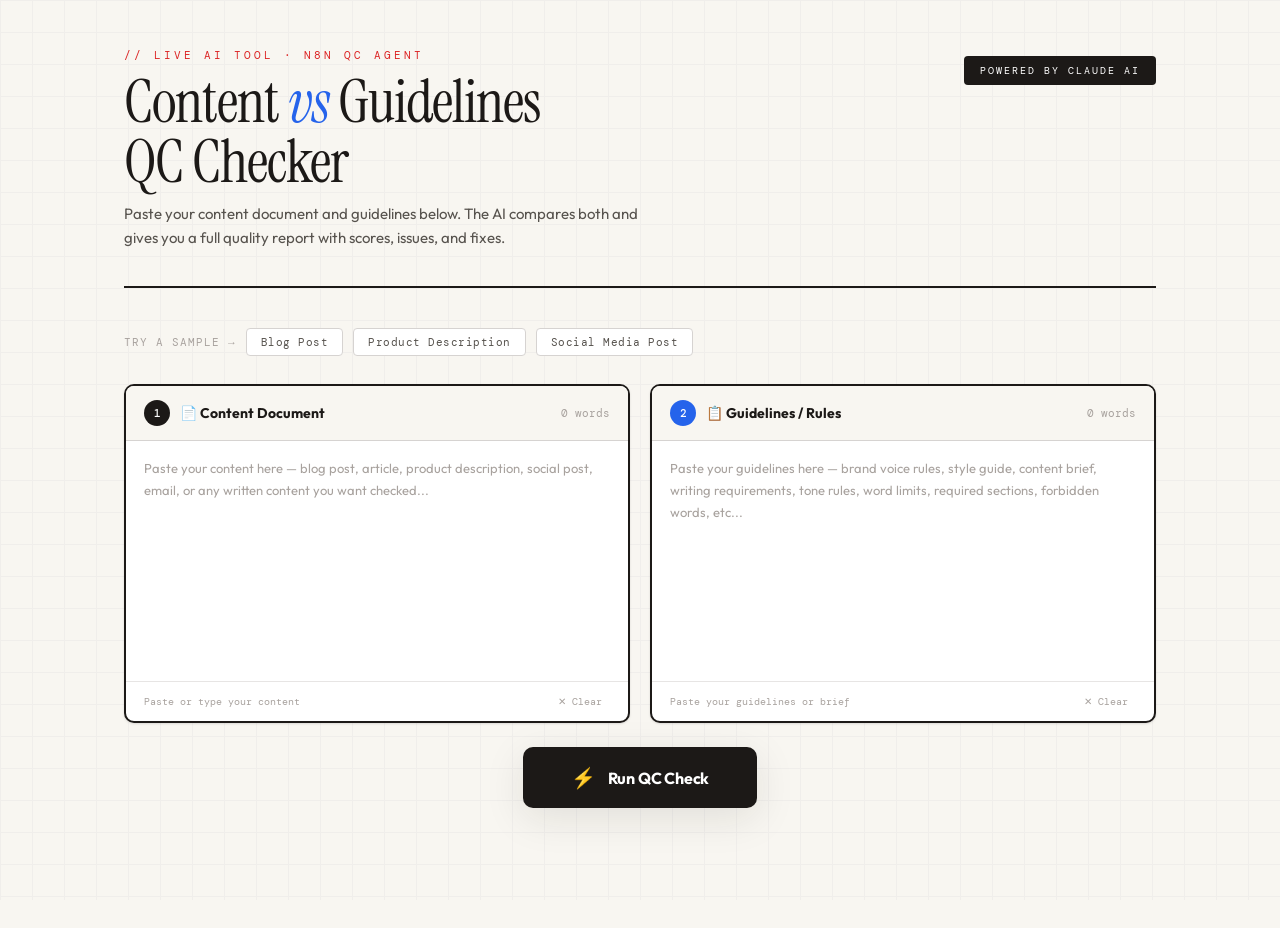
<file: index.html>
<!DOCTYPE html>
<html lang="en">
<head>
<meta charset="UTF-8">
<meta name="viewport" content="width=device-width, initial-scale=1.0">
<title>Content QC Checker — Live AI Tool</title>
<style>
@import url('https://fonts.googleapis.com/css2?family=DM+Mono:wght@400;500&family=Instrument+Serif:ital@0;1&family=Outfit:wght@300;400;500;600;700;800&display=swap');

:root {
  --bg: #f8f6f1;
  --surface: #ffffff;
  --ink: #1c1917;
  --ink2: #57534e;
  --ink3: #a8a29e;
  --rule: #e7e5e4;
  --rule2: #d6d3d1;
  --accent: #dc2626;
  --accent2: #2563eb;
  --green: #16a34a;
  --orange: #ea580c;
  --yellow: #ca8a04;
  --purple: #7c3aed;
  --mono: 'DM Mono', monospace;
  --serif: 'Instrument Serif', serif;
  --sans: 'Outfit', sans-serif;
  --radius: 10px;
  --shadow: 0 1px 3px rgba(28,25,23,0.08), 0 1px 2px rgba(28,25,23,0.06);
  --shadow-lg: 0 10px 40px rgba(28,25,23,0.1);
}

* { margin: 0; padding: 0; box-sizing: border-box; }
html { scroll-behavior: smooth; }

body {
  background: var(--bg);
  color: var(--ink);
  font-family: var(--sans);
  min-height: 100vh;
}

/* SUBTLE GRID BG */
body::before {
  content: '';
  position: fixed;
  inset: 0;
  background-image: linear-gradient(var(--rule) 1px, transparent 1px), linear-gradient(90deg, var(--rule) 1px, transparent 1px);
  background-size: 32px 32px;
  opacity: 0.45;
  pointer-events: none;
  z-index: 0;
}

.page { max-width: 1080px; margin: 0 auto; padding: 0 24px 80px; position: relative; z-index: 1; }

/* ── HEADER ── */
.header {
  padding: 48px 0 36px;
  display: flex;
  align-items: flex-end;
  justify-content: space-between;
  gap: 24px;
  border-bottom: 2px solid var(--ink);
  margin-bottom: 40px;
  flex-wrap: wrap;
}
.header-eyebrow {
  font-family: var(--mono);
  font-size: 11px;
  letter-spacing: 3px;
  color: var(--accent);
  text-transform: uppercase;
  margin-bottom: 10px;
}
.header-title {
  font-family: var(--serif);
  font-size: clamp(36px, 6vw, 60px);
  font-weight: 400;
  line-height: 1.0;
  letter-spacing: -1px;
}
.header-title em { font-style: italic; color: var(--accent2); }
.header-desc {
  margin-top: 10px;
  font-size: 15px;
  color: var(--ink2);
  max-width: 520px;
  line-height: 1.6;
}
.header-badge {
  background: var(--ink);
  color: white;
  font-family: var(--mono);
  font-size: 10px;
  letter-spacing: 2px;
  padding: 8px 16px;
  border-radius: 4px;
  white-space: nowrap;
  align-self: flex-start;
  margin-top: 8px;
}

/* ── INPUT AREA ── */
.input-grid {
  display: grid;
  grid-template-columns: 1fr 1fr;
  gap: 20px;
  margin-bottom: 24px;
}

.input-panel {
  background: var(--surface);
  border: 2px solid var(--ink);
  border-radius: var(--radius);
  overflow: hidden;
  box-shadow: var(--shadow);
  display: flex;
  flex-direction: column;
}

.ip-header {
  display: flex;
  align-items: center;
  gap: 10px;
  padding: 14px 18px;
  border-bottom: 1px solid var(--rule2);
  background: var(--bg);
}
.ip-num {
  width: 26px; height: 26px;
  border-radius: 50%;
  display: flex; align-items: center; justify-content: center;
  font-family: var(--mono);
  font-size: 11px;
  font-weight: 500;
  flex-shrink: 0;
}
.ip-title { font-size: 14px; font-weight: 700; }
.ip-sub { font-size: 11px; color: var(--ink3); margin-left: auto; font-family: var(--mono); }

.ip-body { flex: 1; display: flex; flex-direction: column; }

.ip-textarea {
  flex: 1;
  padding: 16px 18px;
  border: none;
  outline: none;
  resize: none;
  font-family: var(--sans);
  font-size: 13px;
  line-height: 1.7;
  color: var(--ink);
  background: var(--surface);
  min-height: 240px;
}
.ip-textarea::placeholder { color: var(--ink3); }
.ip-textarea:focus { background: #fafaf9; }

.ip-footer {
  padding: 10px 18px;
  border-top: 1px solid var(--rule);
  display: flex;
  align-items: center;
  justify-content: space-between;
}
.ip-count { font-family: var(--mono); font-size: 10px; color: var(--ink3); }
.ip-clear {
  font-family: var(--mono);
  font-size: 10px;
  color: var(--ink3);
  background: none;
  border: none;
  cursor: pointer;
  padding: 3px 8px;
  border-radius: 3px;
  transition: all 0.15s;
}
.ip-clear:hover { background: var(--rule); color: var(--ink); }

/* ── SAMPLE BUTTONS ── */
.sample-row {
  display: flex;
  gap: 10px;
  margin-bottom: 28px;
  flex-wrap: wrap;
  align-items: center;
}
.sample-label { font-family: var(--mono); font-size: 11px; color: var(--ink3); letter-spacing: 1px; }
.sample-btn {
  font-family: var(--mono);
  font-size: 11px;
  padding: 6px 14px;
  border: 1px solid var(--rule2);
  background: var(--surface);
  border-radius: 4px;
  cursor: pointer;
  color: var(--ink2);
  transition: all 0.15s;
  letter-spacing: .5px;
}
.sample-btn:hover { background: var(--ink); color: white; border-color: var(--ink); }

/* ── RUN BUTTON ── */
.run-wrap {
  display: flex;
  justify-content: center;
  margin-bottom: 40px;
}
.run-btn {
  display: flex;
  align-items: center;
  gap: 12px;
  padding: 18px 48px;
  background: var(--ink);
  color: white;
  border: none;
  border-radius: var(--radius);
  font-family: var(--sans);
  font-size: 16px;
  font-weight: 700;
  cursor: pointer;
  transition: all 0.2s;
  letter-spacing: -.2px;
  box-shadow: var(--shadow-lg);
}
.run-btn:hover { background: var(--accent); transform: translateY(-2px); box-shadow: 0 14px 40px rgba(220,38,38,0.25); }
.run-btn:disabled { background: var(--ink3); cursor: not-allowed; transform: none; box-shadow: none; }
.run-icon { font-size: 20px; }

/* SPINNER */
.spinner {
  width: 20px; height: 20px;
  border: 2px solid rgba(255,255,255,0.3);
  border-top-color: white;
  border-radius: 50%;
  animation: spin 0.8s linear infinite;
  display: none;
}
@keyframes spin { to { transform: rotate(360deg); } }

/* ── LOADING STATE ── */
.loading-bar {
  display: none;
  background: var(--surface);
  border: 1px solid var(--rule2);
  border-radius: var(--radius);
  padding: 32px;
  text-align: center;
  margin-bottom: 28px;
}
.loading-bar.show { display: block; }
.loading-steps {
  display: flex;
  justify-content: center;
  gap: 0;
  margin-top: 20px;
  flex-wrap: wrap;
}
.ls-step {
  display: flex;
  flex-direction: column;
  align-items: center;
  padding: 8px 20px;
  position: relative;
  opacity: 0.3;
  transition: opacity 0.4s;
}
.ls-step.active { opacity: 1; }
.ls-step.done { opacity: 0.6; }
.ls-step::after {
  content: '→';
  position: absolute;
  right: -8px;
  top: 10px;
  color: var(--ink3);
  font-size: 14px;
}
.ls-step:last-child::after { display: none; }
.ls-icon { font-size: 22px; margin-bottom: 6px; }
.ls-label { font-family: var(--mono); font-size: 10px; letter-spacing: 1px; color: var(--ink2); }
.loading-title { font-size: 15px; font-weight: 600; color: var(--ink2); }

/* ── RESULTS ── */
#results { display: none; }
#results.show { display: block; }

/* VERDICT BANNER */
.verdict {
  border-radius: var(--radius);
  padding: 28px 32px;
  margin-bottom: 28px;
  display: flex;
  align-items: center;
  gap: 20px;
  flex-wrap: wrap;
}
.verdict.pass { background: #f0fdf4; border: 2px solid #16a34a; }
.verdict.revise { background: #fffbeb; border: 2px solid #ca8a04; }
.verdict.fail { background: #fef2f2; border: 2px solid #dc2626; }

.verdict-icon { font-size: 44px; flex-shrink: 0; }
.verdict-left { flex: 1; }
.verdict-status {
  font-family: var(--mono);
  font-size: 11px;
  letter-spacing: 3px;
  font-weight: 600;
  margin-bottom: 6px;
}
.verdict.pass .verdict-status { color: var(--green); }
.verdict.revise .verdict-status { color: var(--yellow); }
.verdict.fail .verdict-status { color: var(--accent); }
.verdict-title { font-size: 24px; font-weight: 800; margin-bottom: 4px; }
.verdict-desc { font-size: 14px; color: var(--ink2); line-height: 1.5; }
.verdict-score {
  text-align: right;
  flex-shrink: 0;
}
.vs-num {
  font-family: var(--mono);
  font-size: 52px;
  font-weight: 700;
  line-height: 1;
}
.verdict.pass .vs-num { color: var(--green); }
.verdict.revise .vs-num { color: var(--yellow); }
.verdict.fail .vs-num { color: var(--accent); }
.vs-label { font-family: var(--mono); font-size: 10px; color: var(--ink3); letter-spacing: 1px; }

/* SCORE BARS ROW */
.score-bars {
  display: grid;
  grid-template-columns: repeat(4, 1fr);
  gap: 14px;
  margin-bottom: 28px;
}
.sb-item {
  background: var(--surface);
  border: 1px solid var(--rule2);
  border-radius: var(--radius);
  padding: 16px;
  box-shadow: var(--shadow);
}
.sbi-top {
  display: flex;
  justify-content: space-between;
  align-items: center;
  margin-bottom: 10px;
}
.sbi-label { font-size: 12px; font-weight: 600; }
.sbi-score { font-family: var(--mono); font-size: 16px; font-weight: 700; }
.sbi-bar { height: 6px; background: var(--rule); border-radius: 3px; overflow: hidden; }
.sbi-fill { height: 100%; border-radius: 3px; transition: width 1s ease; }
.sbi-status { font-family: var(--mono); font-size: 9px; letter-spacing: 1px; margin-top: 6px; }

/* PILLAR CARDS */
.pillars { display: flex; flex-direction: column; gap: 16px; margin-bottom: 28px; }
.pillar-card {
  background: var(--surface);
  border: 1px solid var(--rule2);
  border-radius: var(--radius);
  overflow: hidden;
  box-shadow: var(--shadow);
}
.pc-header {
  display: flex;
  align-items: center;
  gap: 14px;
  padding: 16px 20px;
  cursor: pointer;
  transition: background 0.15s;
  user-select: none;
}
.pc-header:hover { background: var(--bg); }
.pc-icon { font-size: 22px; flex-shrink: 0; }
.pc-left { flex: 1; }
.pc-name { font-size: 15px; font-weight: 700; margin-bottom: 2px; }
.pc-summary { font-size: 12px; color: var(--ink2); line-height: 1.4; }
.pc-right { display: flex; align-items: center; gap: 12px; }
.pc-score { font-family: var(--mono); font-size: 18px; font-weight: 700; }
.pc-badge {
  font-family: var(--mono);
  font-size: 9px;
  padding: 3px 10px;
  border-radius: 20px;
  letter-spacing: 1px;
  font-weight: 600;
}
.badge-pass { background: #dcfce7; color: var(--green); }
.badge-warn { background: #fef9c3; color: var(--yellow); }
.badge-fail { background: #fee2e2; color: var(--accent); }
.pc-toggle { color: var(--ink3); font-size: 14px; transition: transform 0.2s; }
.pillar-card.open .pc-toggle { transform: rotate(180deg); }

.pc-body {
  display: none;
  padding: 0 20px 20px;
  border-top: 1px solid var(--rule);
}
.pillar-card.open .pc-body { display: block; }

.pc-body-grid { display: grid; grid-template-columns: 1fr 1fr; gap: 14px; margin-top: 16px; }
.pc-info {
  background: var(--bg);
  border: 1px solid var(--rule);
  border-radius: 6px;
  padding: 14px;
}
.pc-info.full { grid-column: 1/-1; }
.pci-label {
  font-family: var(--mono);
  font-size: 9px;
  letter-spacing: 2px;
  color: var(--ink3);
  margin-bottom: 8px;
  text-transform: uppercase;
}
.pci-content { font-size: 13px; line-height: 1.65; color: var(--ink); }

.issue-list { list-style: none; display: flex; flex-direction: column; gap: 5px; }
.issue-list li { display: flex; gap: 8px; font-size: 12px; line-height: 1.5; color: var(--ink2); }
.issue-list li::before { content: '•'; flex-shrink: 0; font-weight: 700; }
.issue-list.issues li::before { color: var(--accent); }
.issue-list.suggestions li::before { color: var(--green); }

/* OVERALL FEEDBACK */
.feedback-box {
  background: var(--surface);
  border: 1px solid var(--rule2);
  border-radius: var(--radius);
  padding: 24px;
  margin-bottom: 28px;
  box-shadow: var(--shadow);
}
.fb-header { display: flex; align-items: center; gap: 10px; margin-bottom: 16px; }
.fb-title { font-size: 16px; font-weight: 700; }
.fb-content { font-size: 14px; line-height: 1.8; color: var(--ink2); }
.fb-content strong { color: var(--ink); }

/* ACTIONS ROW */
.actions-row {
  display: flex;
  gap: 12px;
  flex-wrap: wrap;
  margin-bottom: 20px;
}
.action-btn {
  font-family: var(--mono);
  font-size: 12px;
  padding: 10px 20px;
  border-radius: 6px;
  border: 2px solid var(--ink);
  background: transparent;
  cursor: pointer;
  font-weight: 500;
  transition: all 0.15s;
  letter-spacing: .5px;
}
.action-btn:hover { background: var(--ink); color: white; }
.action-btn.primary { background: var(--ink); color: white; }
.action-btn.primary:hover { background: var(--accent); border-color: var(--accent); }

/* ERROR */
.error-box {
  background: #fef2f2;
  border: 1px solid #fecaca;
  border-radius: var(--radius);
  padding: 20px 24px;
  display: none;
  margin-bottom: 20px;
  font-size: 14px;
  color: var(--accent);
}
.error-box.show { display: block; }

/* RESPONSIVE */
@media (max-width: 700px) {
  .input-grid { grid-template-columns: 1fr; }
  .score-bars { grid-template-columns: 1fr 1fr; }
  .pc-body-grid { grid-template-columns: 1fr; }
  .verdict { flex-direction: column; text-align: center; }
  .verdict-score { text-align: center; }
  .header { flex-direction: column; align-items: flex-start; }
}
</style>
</head>
<body>
<div class="page">

  <!-- HEADER -->
  <header class="header">
    <div class="header-left">
      <div class="header-eyebrow">// Live AI Tool · n8n QC Agent</div>
      <h1 class="header-title">Content <em>vs</em> Guidelines<br>QC Checker</h1>
      <p class="header-desc">Paste your content document and guidelines below. The AI compares both and gives you a full quality report with scores, issues, and fixes.</p>
    </div>
    <div class="header-badge">POWERED BY CLAUDE AI</div>
  </header>

  <!-- SAMPLE LOAD -->
  <div class="sample-row">
    <span class="sample-label">TRY A SAMPLE →</span>
    <button class="sample-btn" onclick="loadSample('blog')">Blog Post</button>
    <button class="sample-btn" onclick="loadSample('product')">Product Description</button>
    <button class="sample-btn" onclick="loadSample('social')">Social Media Post</button>
  </div>

  <!-- INPUT GRID -->
  <div class="input-grid">
    <!-- CONTENT -->
    <div class="input-panel">
      <div class="ip-header">
        <div class="ip-num" style="background:#1c1917;color:white">1</div>
        <div class="ip-title">📄 Content Document</div>
        <div class="ip-sub" id="contentCount">0 words</div>
      </div>
      <div class="ip-body">
        <textarea
          class="ip-textarea"
          id="contentInput"
          placeholder="Paste your content here — blog post, article, product description, social post, email, or any written content you want checked..."
          oninput="updateCount('contentInput','contentCount')"
        ></textarea>
      </div>
      <div class="ip-footer">
        <span class="ip-count">Paste or type your content</span>
        <button class="ip-clear" onclick="clearField('contentInput','contentCount')">✕ Clear</button>
      </div>
    </div>

    <!-- GUIDELINES -->
    <div class="input-panel">
      <div class="ip-header">
        <div class="ip-num" style="background:#2563eb;color:white">2</div>
        <div class="ip-title">📋 Guidelines / Rules</div>
        <div class="ip-sub" id="guideCount">0 words</div>
      </div>
      <div class="ip-body">
        <textarea
          class="ip-textarea"
          id="guideInput"
          placeholder="Paste your guidelines here — brand voice rules, style guide, content brief, writing requirements, tone rules, word limits, required sections, forbidden words, etc..."
          oninput="updateCount('guideInput','guideCount')"
        ></textarea>
      </div>
      <div class="ip-footer">
        <span class="ip-count">Paste your guidelines or brief</span>
        <button class="ip-clear" onclick="clearField('guideInput','guideCount')">✕ Clear</button>
      </div>
    </div>
  </div>

  <!-- RUN BUTTON -->
  <div class="run-wrap">
    <button class="run-btn" id="runBtn" onclick="runQC()">
      <span class="run-icon">⚡</span>
      <span id="runBtnText">Run QC Check</span>
      <div class="spinner" id="spinner"></div>
    </button>
  </div>

  <!-- ERROR -->
  <div class="error-box" id="errorBox"></div>

  <!-- LOADING -->
  <div class="loading-bar" id="loadingBar">
    <div class="loading-title" id="loadingTitle">Analysing your documents...</div>
    <div class="loading-steps">
      <div class="ls-step active" id="ls1">
        <div class="ls-icon">📄</div>
        <div class="ls-label">Reading Docs</div>
      </div>
      <div class="ls-step" id="ls2">
        <div class="ls-icon">🔍</div>
        <div class="ls-label">Comparing</div>
      </div>
      <div class="ls-step" id="ls3">
        <div class="ls-icon">🤖</div>
        <div class="ls-label">AI Scoring</div>
      </div>
      <div class="ls-step" id="ls4">
        <div class="ls-icon">📊</div>
        <div class="ls-label">Building Report</div>
      </div>
    </div>
  </div>

  <!-- RESULTS -->
  <div id="results">

    <!-- VERDICT -->
    <div class="verdict" id="verdictBanner">
      <div class="verdict-icon" id="verdictIcon"></div>
      <div class="verdict-left">
        <div class="verdict-status" id="verdictStatus"></div>
        <div class="verdict-title" id="verdictTitle"></div>
        <div class="verdict-desc" id="verdictDesc"></div>
      </div>
      <div class="verdict-score">
        <div class="vs-num" id="overallScore">—</div>
        <div class="vs-label">OVERALL / 100</div>
      </div>
    </div>

    <!-- SCORE BARS -->
    <div class="score-bars" id="scoreBars"></div>

    <!-- PILLAR CARDS -->
    <div class="pillars" id="pillarCards"></div>

    <!-- OVERALL FEEDBACK -->
    <div class="feedback-box" id="feedbackBox">
      <div class="fb-header">
        <span style="font-size:20px">💡</span>
        <div class="fb-title">Overall AI Feedback</div>
      </div>
      <div class="fb-content" id="feedbackContent"></div>
    </div>

    <!-- ACTIONS -->
    <div class="actions-row">
      <button class="action-btn primary" onclick="copyReport()">📋 Copy Full Report</button>
      <button class="action-btn" onclick="resetTool()">↺ Check Another Document</button>
    </div>

  </div>

</div>

<script>
// ── SAMPLE DATA ──
const samples = {
  blog: {
    content: `Why Your Business Needs Automation in 2026

Running a small business is hard. Between managing customers, handling invoices, tracking inventory, and trying to grow, it can feel like there are never enough hours in the day.

That's where automation comes in.

Automation tools let you handle repetitive tasks without lifting a finger. Instead of manually sending follow-up emails to leads, your system does it for you. Instead of copying data between spreadsheets, a workflow runs in the background. You save time. You reduce errors. You scale faster.

Many business owners think automation is only for big companies. That's wrong. Today, tools like Zapier, n8n, and Make let even solo entrepreneurs automate their entire sales pipeline for less than the cost of a coffee per day.

Here are 3 ways automation changes everything: First, lead follow-up becomes instant and consistent. Second, your invoicing happens automatically when a deal closes. Third, your social media posts go out on schedule without you touching anything.

The bottom line is simple: automate or fall behind. Your competitors are already doing it.`,
    guide: `CONTENT GUIDELINES — Blog Posts

Tone: Conversational, confident, and direct. Not academic. Write like you're talking to a smart friend.
Word count: 400–700 words
Audience: Small business owners aged 25–45
Reading level: 8th grade or below (use short sentences)

REQUIRED ELEMENTS:
- Compelling headline with year (2025 or 2026)
- Opening hook (question, stat, or bold statement)
- At least 5 specific examples or use cases
- A numbered or bulleted list somewhere in the body
- Clear CTA at the end (not generic — must include action)
- One real tool name mentioned (Zapier, n8n, Notion, etc.)

FORBIDDEN:
- Starting with "In today's fast-paced world..."
- Using "utilize" instead of "use"
- Passive voice more than 10% of sentences
- Vague CTAs like "contact us" or "learn more"
- Academic or overly formal language

SEO: Include "automation" at least 3 times. Include "small business" at least 2 times.`
  },
  product: {
    content: `Introducing the ProDesk X1 — Your Ultimate Work Companion

The ProDesk X1 is a premium standing desk designed for people who take their work seriously. Crafted from solid oak and aircraft-grade aluminum, it's built to last a lifetime.

Features include electric height adjustment from 60cm to 120cm, memory presets for 4 positions, and whisper-quiet dual motors. The spacious 160x80cm surface fits dual monitors, a laptop stand, and all your accessories with room to spare.

Setup takes under 30 minutes. No tools required.

Available in 3 finishes: Natural Oak, Walnut, and Black.

Order today and get free delivery.`,
    guide: `PRODUCT DESCRIPTION GUIDELINES

Tone: Premium, confident, aspirational. Avoid hype language.
Word count: 150–300 words
Format: Short punchy paragraphs. Bullet list for specs.
Audience: Remote professionals and home office buyers

REQUIRED:
- Hero statement in first sentence (what it is + who it's for)
- All technical specs in bullet point format
- Dimensions must be listed in cm
- Delivery/warranty information
- Social proof or trust signal (awards, materials, certifications)
- Price or price range must be mentioned
- CTA: "Shop Now" or "Configure Yours"

FORBIDDEN:
- "Ultimate" or "Best" in headline (makes claims we can't back up)
- Delivery promise without specifying timeframe
- Missing warranty information
- Vague phrases like "premium quality" without proof`
  },
  social: {
    content: `Struggling to keep up with everything on your plate? 😓

Here's what I did to get 3 hours back every week:

→ Automated my invoice reminders (no more awkward follow-ups)
→ Set up auto-replies for my most common customer questions  
→ Built a content scheduler so posts go out while I sleep

Total setup time: 2 hours. Time saved every week: 3+ hours.

If you're not automating the repetitive stuff yet, you're working harder than you need to.

Drop a 🙋 below if you want me to share the exact tools I use!`,
    guide: `SOCIAL MEDIA CONTENT GUIDELINES — LinkedIn

Tone: Authentic, first-person, value-first. No corporate speak.
Length: 150–250 words maximum
Format: Short punchy lines. Use line breaks aggressively. One emoji per paragraph max.

REQUIRED:
- First line must work as a hook (no hashtags in first line)
- Personal story or real example from your own experience
- Specific numbers (time saved, percentage, exact amount)
- Engagement CTA at end (question or request)
- 3–5 hashtags at the very end only
- Written in first person (I, my, me)

FORBIDDEN:
- "I'm excited to announce"
- Hashtags in the body text
- More than 2 emojis total
- Generic advice without personal proof
- Third-person writing
- Starting with "We" or company name`
  }
};

function loadSample(type) {
  document.getElementById('contentInput').value = samples[type].content;
  document.getElementById('guideInput').value = samples[type].guide;
  updateCount('contentInput', 'contentCount');
  updateCount('guideInput', 'guideCount');
}

function updateCount(inputId, countId) {
  const text = document.getElementById(inputId).value.trim();
  const words = text ? text.split(/\s+/).length : 0;
  document.getElementById(countId).textContent = words + ' words';
}

function clearField(inputId, countId) {
  document.getElementById(inputId).value = '';
  document.getElementById(countId).textContent = '0 words';
}

// ── LOADING ANIMATION ──
let loadStep = 0;
let loadInterval = null;

function startLoading() {
  const steps = ['ls1','ls2','ls3','ls4'];
  const titles = ['Reading your documents...','Comparing content vs guidelines...','AI scoring all pillars...','Building your QC report...'];
  loadStep = 0;
  steps.forEach(s => { document.getElementById(s).className = 'ls-step'; });
  document.getElementById(steps[0]).classList.add('active');
  document.getElementById('loadingTitle').textContent = titles[0];

  loadInterval = setInterval(() => {
    document.getElementById(steps[loadStep]).classList.remove('active');
    document.getElementById(steps[loadStep]).classList.add('done');
    loadStep++;
    if (loadStep < steps.length) {
      document.getElementById(steps[loadStep]).classList.add('active');
      document.getElementById('loadingTitle').textContent = titles[loadStep];
    } else {
      clearInterval(loadInterval);
    }
  }, 900);
}

function stopLoading() {
  if (loadInterval) clearInterval(loadInterval);
  document.getElementById('loadingBar').classList.remove('show');
}

// ── MAIN QC FUNCTION ──
async function runQC() {
  const content = document.getElementById('contentInput').value.trim();
  const guidelines = document.getElementById('guideInput').value.trim();
  const errorBox = document.getElementById('errorBox');
  errorBox.classList.remove('show');

  if (!content) { showError('Please paste your content document first.'); return; }
  if (!guidelines) { showError('Please paste your guidelines or brief.'); return; }
  if (content.split(/\s+/).length < 20) { showError('Content is too short. Please paste a full document (at least 20 words).'); return; }

  // UI: loading state
  const btn = document.getElementById('runBtn');
  btn.disabled = true;
  document.getElementById('runBtnText').textContent = 'Checking...';
  document.getElementById('spinner').style.display = 'block';
  document.getElementById('results').classList.remove('show');
  document.getElementById('results').style.display = 'none';
  document.getElementById('loadingBar').classList.add('show');
  startLoading();

  // Truncate inputs to avoid token overflow
  const contentTrunc = content.slice(0, 3000);
  const guideTrunc = guidelines.slice(0, 2000);

  const systemPrompt = `You are a content QC analyst. Compare content against guidelines and return ONLY valid JSON. No markdown, no backticks, no extra text before or after. Keep all string values SHORT (max 15 words each). Keep issues and suggestions arrays to max 3 items each.`;

  const userPrompt = `CONTENT:
${contentTrunc}

GUIDELINES:
${guideTrunc}

Score these 4 pillars (0-100): content quality, guideline compliance, prompt adherence, structure.
Overall = content*0.35 + guideline*0.30 + prompt*0.25 + structure*0.10
Verdict: PASS if overall>=78 and all>=55. NEEDS REVISION if overall 60-77. FAIL if overall<60.

Return this exact JSON (strings max 15 words, arrays max 3 items):
{"overall":85,"verdict":"PASS","verdict_reason":"Short reason here","pillars":{"content":{"score":88,"status":"pass","summary":"Short summary","issues":["issue one","issue two"],"suggestions":["fix one","fix two"]},"guideline":{"score":82,"status":"pass","summary":"Short summary","issues":["issue one"],"suggestions":["fix one"]},"prompt":{"score":85,"status":"pass","summary":"Short summary","issues":["issue one"],"suggestions":["fix one"]},"structure":{"score":79,"status":"pass","summary":"Short summary","issues":["issue one"],"suggestions":["fix one"]}},"overall_feedback":"Two sentence honest assessment of content vs guidelines."}

Fill in real scores and real feedback based on the actual content and guidelines provided.`;

  try {
    const response = await fetch('https://api.anthropic.com/v1/messages', {
      method: 'POST',
      headers: { 'Content-Type': 'application/json' },
      body: JSON.stringify({
        model: 'claude-sonnet-4-20250514',
        max_tokens: 1500,
        system: systemPrompt,
        messages: [{ role: 'user', content: userPrompt }]
      })
    });

    const data = await response.json();

    if (data.error) {
      throw new Error(data.error.message || 'API error');
    }

    const raw = (data.content || []).map(b => b.text || '').join('').trim();

    // Robust JSON extraction — find outermost { }
    const start = raw.indexOf('{');
    const end = raw.lastIndexOf('}');
    if (start === -1 || end === -1) throw new Error('No JSON found in response');

    let jsonStr = raw.slice(start, end + 1);

    // Sanitize: remove control characters that break JSON parse
    jsonStr = jsonStr.replace(/[\u0000-\u001F\u007F]/g, ' ');

    let result;
    try {
      result = JSON.parse(jsonStr);
    } catch(e) {
      // Last resort: try to fix truncated JSON by closing open structures
      console.warn('Raw JSON parse failed, attempting repair:', e.message);
      throw new Error('AI response was malformed. Please try again — it usually works on retry.');
    }

    stopLoading();
    renderResults(result);

  } catch (err) {
    stopLoading();
    showError(err.message || 'Something went wrong. Please try again.');
  } finally {
    btn.disabled = false;
    document.getElementById('runBtnText').textContent = 'Run QC Check';
    document.getElementById('spinner').style.display = 'none';
  }
}

// ── RENDER RESULTS ──
function renderResults(data) {
  // VERDICT
  const vClass = data.verdict === 'PASS' ? 'pass' : data.verdict === 'NEEDS REVISION' ? 'revise' : 'fail';
  const vIcon = data.verdict === 'PASS' ? '✅' : data.verdict === 'NEEDS REVISION' ? '⚠️' : '❌';
  const vTitle = data.verdict === 'PASS' ? 'Content Approved!' : data.verdict === 'NEEDS REVISION' ? 'Needs Revision' : 'Failed QC Check';
  
  const banner = document.getElementById('verdictBanner');
  banner.className = 'verdict ' + vClass;
  document.getElementById('verdictIcon').textContent = vIcon;
  document.getElementById('verdictStatus').textContent = data.verdict;
  document.getElementById('verdictTitle').textContent = vTitle;
  document.getElementById('verdictDesc').textContent = data.verdict_reason || '';
  document.getElementById('overallScore').textContent = data.overall;

  // SCORE BARS
  const pillars = [
    { key: 'content', label: 'Content Quality', color: '#2563eb', weight: '35%' },
    { key: 'guideline', label: 'Guideline Compliance', color: '#16a34a', weight: '30%' },
    { key: 'prompt', label: 'Prompt Adherence', color: '#ea580c', weight: '25%' },
    { key: 'structure', label: 'Structure', color: '#7c3aed', weight: '10%' }
  ];

  const sbContainer = document.getElementById('scoreBars');
  sbContainer.innerHTML = pillars.map(p => {
    const pd = data.pillars[p.key];
    const score = pd ? pd.score : 0;
    const status = pd ? pd.status : 'fail';
    const statusText = status === 'pass' ? '✓ PASS' : status === 'warn' ? '⚠ WARN' : '✗ FAIL';
    const statusColor = status === 'pass' ? '#16a34a' : status === 'warn' ? '#ca8a04' : '#dc2626';
    return `
      <div class="sb-item">
        <div class="sbi-top">
          <div class="sbi-label">${p.label}</div>
          <div class="sbi-score" style="color:${p.color}">${score}</div>
        </div>
        <div class="sbi-bar"><div class="sbi-fill" style="width:${score}%;background:${p.color}"></div></div>
        <div class="sbi-status" style="color:${statusColor}">${statusText} · Weight ${p.weight}</div>
      </div>
    `;
  }).join('');

  // PILLAR DETAIL CARDS
  const pillarMeta = {
    content: { icon: '✏️', label: 'Content Quality', color: '#2563eb' },
    guideline: { icon: '📋', label: 'Guideline Compliance', color: '#16a34a' },
    prompt: { icon: '🎯', label: 'Prompt / Brief Adherence', color: '#ea580c' },
    structure: { icon: '🏗️', label: 'Structure & Flow', color: '#7c3aed' }
  };

  const pillarContainer = document.getElementById('pillarCards');
  pillarContainer.innerHTML = Object.entries(data.pillars).map(([key, pd]) => {
    const meta = pillarMeta[key] || { icon: '📊', label: key, color: '#666' };
    const badgeClass = pd.status === 'pass' ? 'badge-pass' : pd.status === 'warn' ? 'badge-warn' : 'badge-fail';
    const badgeText = pd.status === 'pass' ? 'PASS' : pd.status === 'warn' ? 'WARNING' : 'FAIL';
    const issues = pd.issues || [];
    const suggestions = pd.suggestions || [];

    return `
      <div class="pillar-card" id="pc-${key}">
        <div class="pc-header" onclick="togglePillar('${key}')">
          <div class="pc-icon">${meta.icon}</div>
          <div class="pc-left">
            <div class="pc-name">${meta.label}</div>
            <div class="pc-summary">${pd.summary || ''}</div>
          </div>
          <div class="pc-right">
            <div class="pc-score" style="color:${meta.color}">${pd.score}/100</div>
            <span class="pc-badge ${badgeClass}">${badgeText}</span>
            <span class="pc-toggle">▾</span>
          </div>
        </div>
        <div class="pc-body">
          <div class="pc-body-grid">
            ${issues.length ? `
            <div class="pc-info">
              <div class="pci-label">Issues Found</div>
              <ul class="issue-list issues">
                ${issues.map(i => `<li>${i}</li>`).join('')}
              </ul>
            </div>` : '<div class="pc-info"><div class="pci-label">Issues Found</div><div class="pci-content" style="color:#16a34a">✓ No major issues found</div></div>'}
            ${suggestions.length ? `
            <div class="pc-info">
              <div class="pci-label">How To Fix</div>
              <ul class="issue-list suggestions">
                ${suggestions.map(s => `<li>${s}</li>`).join('')}
              </ul>
            </div>` : '<div class="pc-info"><div class="pci-label">Suggestions</div><div class="pci-content">No changes needed for this pillar.</div></div>'}
          </div>
        </div>
      </div>
    `;
  }).join('');

  // OVERALL FEEDBACK
  document.getElementById('feedbackContent').innerHTML = (data.overall_feedback || '').replace(/\*\*(.*?)\*\*/g, '<strong>$1</strong>');

  // SHOW RESULTS
  const resultsEl = document.getElementById('results');
  resultsEl.style.display = 'block';
  resultsEl.classList.add('show');
  setTimeout(() => resultsEl.scrollIntoView({ behavior: 'smooth', block: 'start' }), 100);
}

function togglePillar(key) {
  document.getElementById('pc-' + key).classList.toggle('open');
}

function showError(msg) {
  const box = document.getElementById('errorBox');
  box.textContent = '⚠ ' + msg;
  box.classList.add('show');
}

function copyReport() {
  const content = document.getElementById('contentInput').value.trim().slice(0, 50);
  const overall = document.getElementById('overallScore').textContent;
  const verdict = document.getElementById('verdictStatus').textContent;
  const feedback = document.getElementById('feedbackContent').innerText;

  const pillars = ['content','guideline','prompt','structure'];
  const pillarData = pillars.map(key => {
    const card = document.getElementById('pc-' + key);
    if (!card) return '';
    const name = card.querySelector('.pc-name')?.textContent || key;
    const score = card.querySelector('.pc-score')?.textContent || '';
    const summary = card.querySelector('.pc-summary')?.textContent || '';
    return `${name}: ${score}\n${summary}`;
  }).join('\n\n');

  const report = `QC REPORT — "${content}..."
==============================
VERDICT: ${verdict}
OVERALL SCORE: ${overall}/100

PILLAR SCORES:
${pillarData}

OVERALL FEEDBACK:
${feedback}

Generated by Content QC Checker`;

  navigator.clipboard.writeText(report).then(() => alert('Report copied to clipboard!'));
}

function resetTool() {
  document.getElementById('results').style.display = 'none';
  document.getElementById('results').classList.remove('show');
  window.scrollTo({ top: 0, behavior: 'smooth' });
}
</script>
</body>
</html>
</file>
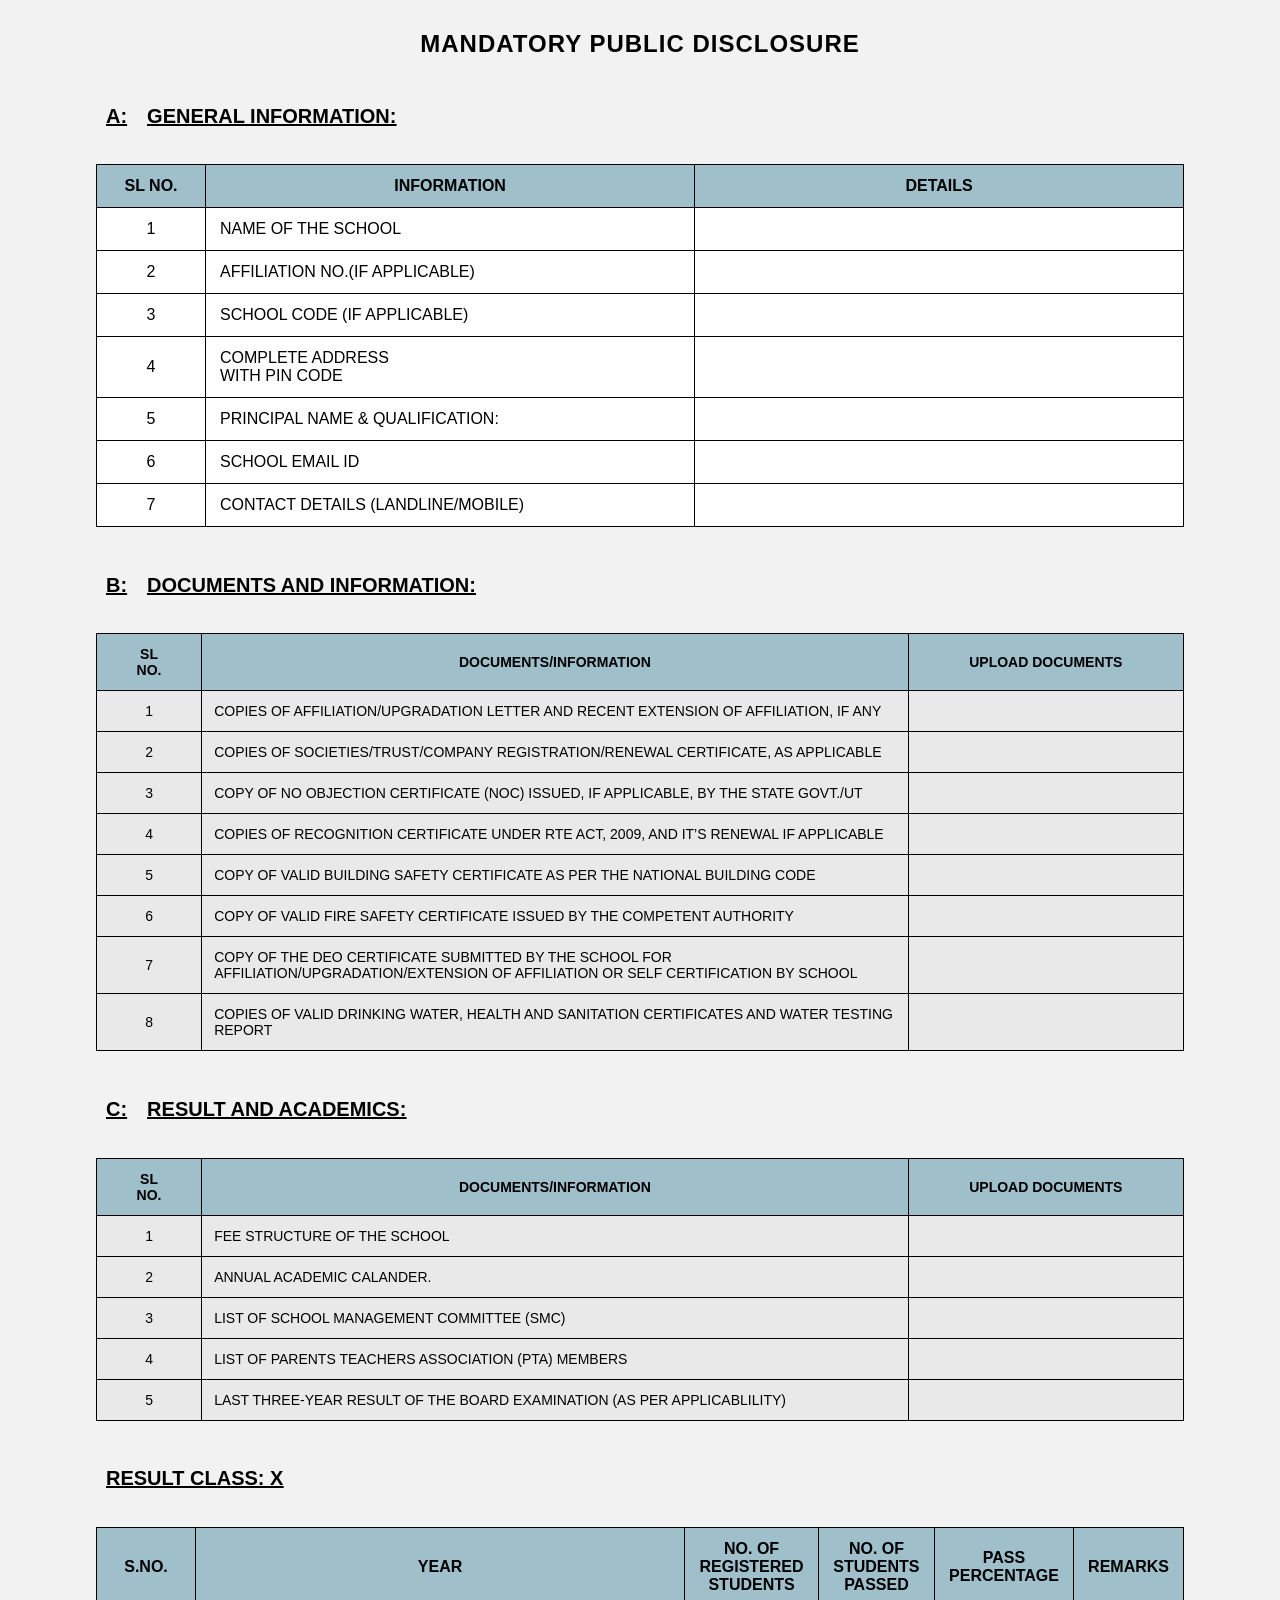
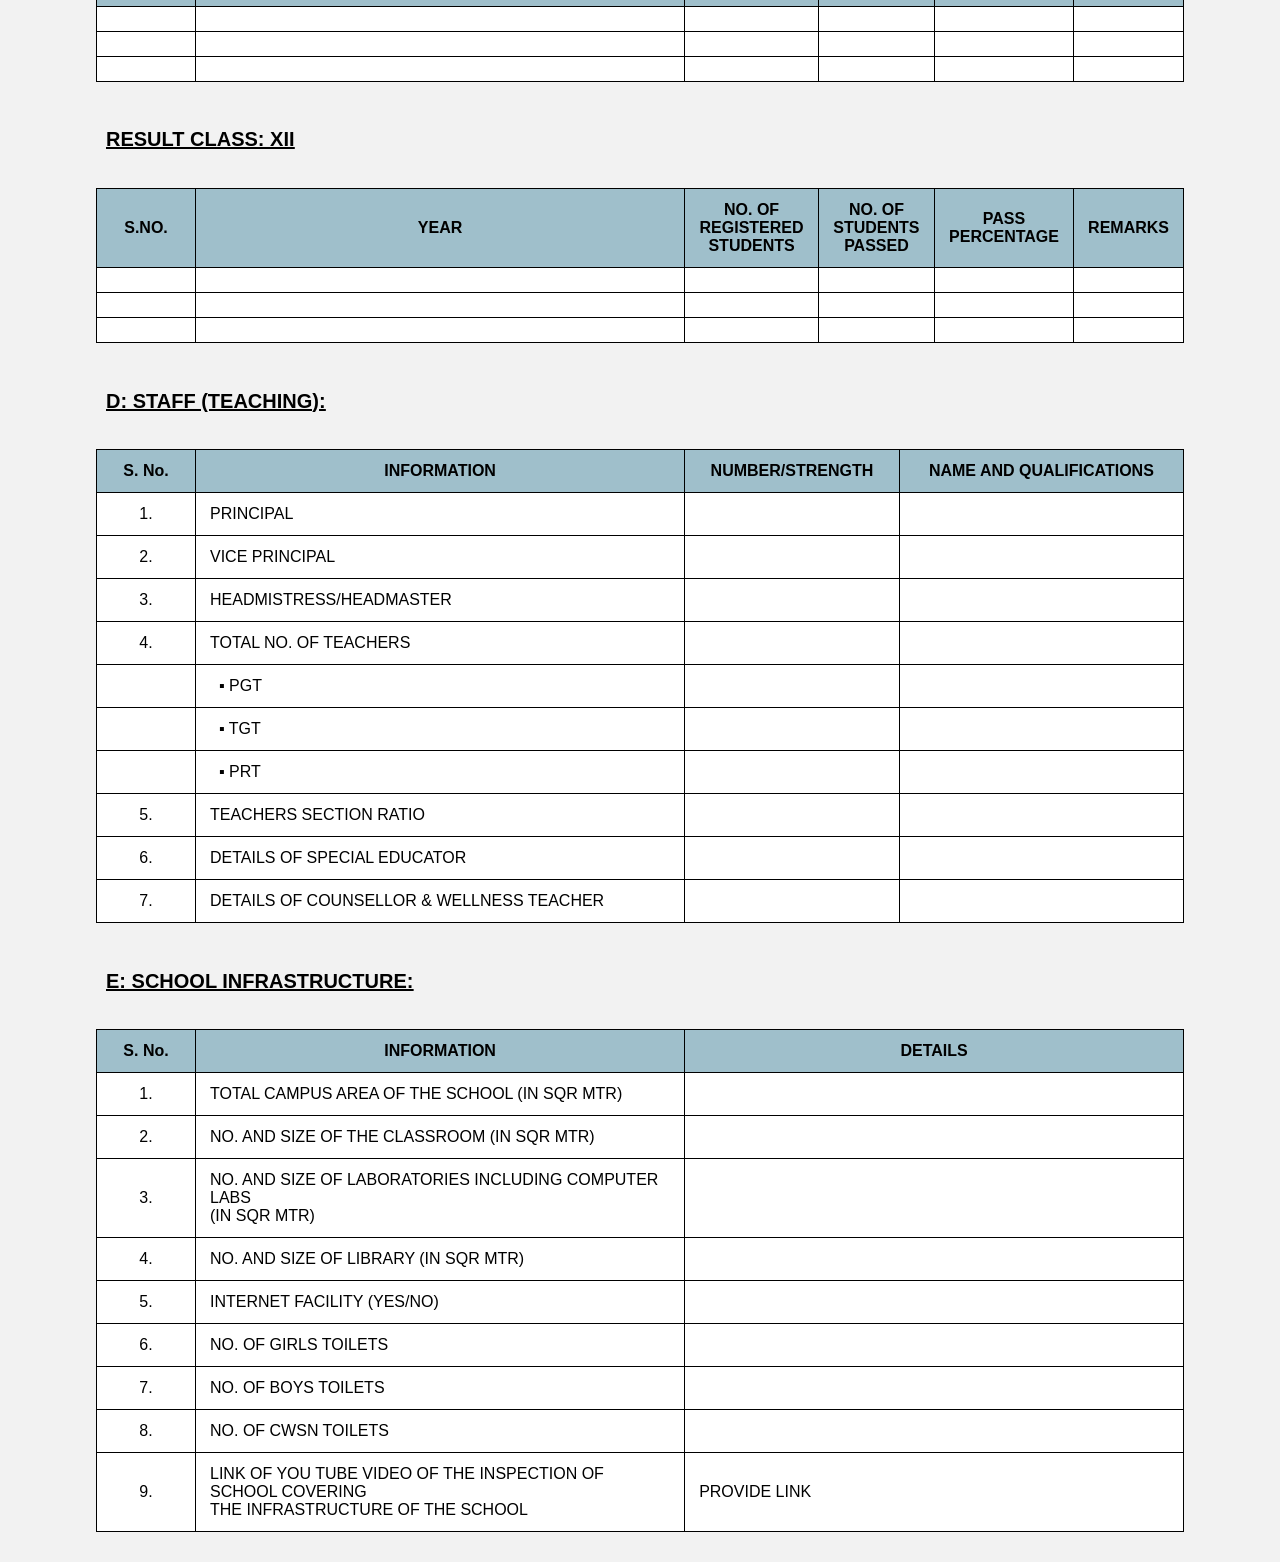
<file: cmr-table/index.html>
<!DOCTYPE html>
<html lang="en">

<head>
    <meta charset="UTF-8">
    <title>Mandatory Public Disclosure</title>
    <link rel="stylesheet" href="style.css">
</head>

<body>
    <section class="cmr-table">
        <div class="container">
            <h1>MANDATORY PUBLIC DISCLOSURE</h1>

            <div class="section-title">
                <span>A:</span>
                <h2>GENERAL INFORMATION:</h2>
            </div>

            <table>

                <tr>
                    <th class="sl">SL NO.</th>
                    <th>INFORMATION</th>
                    <th>DETAILS</th>
                </tr>

                <tr>
                    <td>1</td>
                    <td>NAME OF THE SCHOOL</td>
                    <td></td>
                </tr>

                <tr>
                    <td>2</td>
                    <td>AFFILIATION NO.(IF APPLICABLE)</td>
                    <td></td>
                </tr>

                <tr>
                    <td>3</td>
                    <td>SCHOOL CODE (IF APPLICABLE)</td>
                    <td></td>
                </tr>

                <tr>
                    <td>4</td>
                    <td>COMPLETE ADDRESS <br> WITH PIN CODE</td>
                    <td></td>
                </tr>

                <tr>
                    <td>5</td>
                    <td>PRINCIPAL NAME & QUALIFICATION:</td>
                    <td></td>
                </tr>

                <tr>
                    <td>6</td>
                    <td>SCHOOL EMAIL ID</td>
                    <td></td>
                </tr>

                <tr>
                    <td>7</td>
                    <td>CONTACT DETAILS (LANDLINE/MOBILE)</td>
                    <td></td>
                </tr>

            </table>

            <div class="document-section">

                <div class="section-title">
                    <span>B:</span>
                    <h2> DOCUMENTS AND INFORMATION:</h2>
                </div>

                <table class="document-table">

                    <thead>
                        <tr>
                            <th class="sl">SL<br>NO.</th>
                            <th class="doc">DOCUMENTS/INFORMATION</th>
                            <th class="upload">UPLOAD DOCUMENTS</th>
                        </tr>
                    </thead>

                    <tbody>

                        <tr>
                            <td class="sl">1</td>
                            <td>
                                COPIES OF AFFILIATION/UPGRADATION LETTER AND RECENT EXTENSION OF
                                AFFILIATION, IF ANY
                            </td>
                            <td></td>
                        </tr>

                        <tr>
                            <td class="sl">2</td>
                            <td>
                                COPIES OF SOCIETIES/TRUST/COMPANY REGISTRATION/RENEWAL CERTIFICATE,
                                AS APPLICABLE
                            </td>
                            <td></td>
                        </tr>

                        <tr>
                            <td class="sl">3</td>
                            <td>
                                COPY OF NO OBJECTION CERTIFICATE (NOC) ISSUED, IF APPLICABLE,
                                BY THE STATE GOVT./UT
                            </td>
                            <td></td>
                        </tr>

                        <tr>
                            <td class="sl">4</td>
                            <td>
                                COPIES OF RECOGNITION CERTIFICATE UNDER RTE ACT, 2009,
                                AND IT’S RENEWAL IF APPLICABLE
                            </td>
                            <td></td>
                        </tr>

                        <tr>
                            <td class="sl">5</td>
                            <td>
                                COPY OF VALID BUILDING SAFETY CERTIFICATE AS PER THE
                                NATIONAL BUILDING CODE
                            </td>
                            <td></td>
                        </tr>

                        <tr>
                            <td class="sl">6</td>
                            <td>
                                COPY OF VALID FIRE SAFETY CERTIFICATE ISSUED BY THE
                                COMPETENT AUTHORITY
                            </td>
                            <td></td>
                        </tr>

                        <tr>
                            <td class="sl">7</td>
                            <td>
                                COPY OF THE DEO CERTIFICATE SUBMITTED BY THE SCHOOL FOR
                                AFFILIATION/UPGRADATION/EXTENSION OF AFFILIATION OR SELF
                                CERTIFICATION BY SCHOOL
                            </td>
                            <td></td>
                        </tr>

                        <tr>
                            <td class="sl">8</td>
                            <td>
                                COPIES OF VALID DRINKING WATER, HEALTH AND SANITATION
                                CERTIFICATES AND WATER TESTING REPORT
                            </td>
                            <td></td>
                        </tr>

                    </tbody>
                </table>

            </div>

            <div class="document-section">

                <div class="section-title">
                    <span>C:</span>
                    <h2> RESULT AND ACADEMICS:</h2>
                </div>

                <table class="document-table">

                    <thead>
                        <tr>
                            <th class="sl">SL<br>NO.</th>
                            <th class="doc">DOCUMENTS/INFORMATION</th>
                            <th class="upload">UPLOAD DOCUMENTS</th>
                        </tr>
                    </thead>

                    <tbody>

                        <tr>
                            <td class="sl">1</td>
                            <td>
                                FEE STRUCTURE OF THE SCHOOL
                            </td>
                            <td></td>
                        </tr>

                        <tr>
                            <td class="sl">2</td>
                            <td>
                                ANNUAL ACADEMIC CALANDER.

                            </td>
                            <td></td>
                        </tr>

                        <tr>
                            <td class="sl">3</td>
                            <td>
                                LIST OF SCHOOL MANAGEMENT COMMITTEE (SMC)

                            </td>
                            <td></td>
                        </tr>

                        <tr>
                            <td class="sl">4</td>
                            <td>
                                LIST OF PARENTS TEACHERS ASSOCIATION (PTA) MEMBERS
                            </td>
                            <td></td>
                        </tr>

                        <tr>
                            <td class="sl">5</td>
                            <td>
                                LAST THREE-YEAR RESULT OF THE BOARD EXAMINATION (AS PER APPLICABLILITY)
                            </td>
                            <td></td>
                        </tr>

                    </tbody>
                </table>

            </div>

            <div class="document-section">

                <div class="section-title">
                    <h2> RESULT CLASS: X</h2>
                </div>

                <table border="1" cellpadding="10" cellspacing="0" style="border-collapse:collapse; width:100%;">
                  

                    <thead style="background:#a8c4cf; font-weight:bold; text-align:center;">
                        <tr>
                            <th>S.NO.</th>
                            <th>YEAR</th>
                            <th>NO. OF REGISTERED STUDENTS</th>
                            <th>NO. OF STUDENTS PASSED</th>
                            <th>PASS PERCENTAGE</th>
                            <th>REMARKS</th>
                        </tr>
                    </thead>

                    <tbody>
                        <tr>
                            <td></td>
                            <td></td>
                            <td></td>
                            <td></td>
                            <td></td>
                            <td></td>
                        </tr>

                        <tr>
                            <td></td>
                            <td></td>
                            <td></td>
                            <td></td>
                            <td></td>
                            <td></td>
                        </tr>

                        <tr>
                            <td></td>
                            <td></td>
                            <td></td>
                            <td></td>
                            <td></td>
                            <td></td>
                        </tr>
                    </tbody>
                </table>
            </div>

               <div class="document-section">

                <div class="section-title">
                    <h2> RESULT CLASS: XII</h2>
                </div>


            <table border="1" cellpadding="10" cellspacing="0" style="border-collapse:collapse; width:100%;">

                <thead style="background:#a8c4cf; font-weight:bold; text-align:center;">
                    <tr>
                        <th>S.NO.</th>
                        <th>YEAR</th>
                        <th>NO. OF REGISTERED STUDENTS</th>
                        <th>NO. OF STUDENTS PASSED</th>
                        <th>PASS PERCENTAGE</th>
                        <th>REMARKS</th>
                    </tr>
                </thead>

                <tbody>
                    <tr>
                        <td></td>
                        <td></td>
                        <td></td>
                        <td></td>
                        <td></td>
                        <td></td>
                    </tr>

                    <tr>
                        <td></td>
                        <td></td>
                        <td></td>
                        <td></td>
                        <td></td>
                        <td></td>
                    </tr>

                    <tr>
                        <td></td>
                        <td></td>
                        <td></td>
                        <td></td>
                        <td></td>
                        <td></td>
                    </tr>
                </tbody>
            </table>
            </div>

            <div class="document-section">

                <div class="section-title">
                    <h2>  D: STAFF (TEACHING):</h2>
                </div>

            <table border="1" cellpadding="10" cellspacing="0" style="border-collapse:collapse; width:100%;">

        

                <thead style="background:#a8c4cf; font-weight:bold; text-align:center;">
                    <tr>
                        <th>S. No.</th>
                        <th>INFORMATION</th>
                        <th>NUMBER/STRENGTH</th>
                        <th>NAME AND QUALIFICATIONS</th>
                    </tr>
                </thead>

                <tbody>

                    <tr>
                        <td>1.</td>
                        <td>PRINCIPAL</td>
                        <td></td>
                        <td></td>
                    </tr>

                    <tr>
                        <td>2.</td>
                        <td>VICE PRINCIPAL</td>
                        <td></td>
                        <td></td>
                    </tr>

                    <tr>
                        <td>3.</td>
                        <td>HEADMISTRESS/HEADMASTER</td>
                        <td></td>
                        <td></td>
                    </tr>

                    <tr>
                        <td>4.</td>
                        <td>TOTAL NO. OF TEACHERS</td>
                        <td></td>
                        <td><strong></strong></td>
                    </tr>

                    <tr>
                        <td></td>
                        <td>&nbsp;&nbsp;▪ PGT</td>
                        <td></td>
                        <td><strong></strong></td>
                    </tr>

                    <tr>
                        <td></td>
                        <td>&nbsp;&nbsp;▪ TGT</td>
                        <td></td>
                        <td><strong></strong></td>
                    </tr>

                    <tr>
                        <td></td>
                        <td>&nbsp;&nbsp;▪ PRT</td>
                        <td></td>
                        <td> <strong></strong></td>
                    </tr>

                    <tr>
                        <td>5.</td>
                        <td>TEACHERS SECTION RATIO</td>
                        <td></td>
                        <td></td>
                    </tr>

                    <tr>
                        <td>6.</td>
                        <td>DETAILS OF SPECIAL EDUCATOR</td>
                        <td></td>
                        <td></td>
                    </tr>

                    <tr>
                        <td>7.</td>
                        <td>DETAILS OF COUNSELLOR & WELLNESS TEACHER</td>
                        <td></td>
                        <td></td>
                    </tr>

                </tbody>
            </table>
            </div>
            
               <div class="document-section">

                <div class="section-title">
                    <h2>  E: SCHOOL INFRASTRUCTURE:</h2>
                </div>


            <table border="1" cellpadding="10" cellspacing="0" style="border-collapse:collapse; width:100%;">

                
                <thead style="background:#a8c4cf; font-weight:bold; text-align:center;">
                    <tr>
                        <th>S. No.</th>
                        <th>INFORMATION</th>
                        <th>DETAILS</th>
                    </tr>
                </thead>

                <tbody>

                    <tr>
                        <td>1.</td>
                        <td>TOTAL CAMPUS AREA OF THE SCHOOL (IN SQR MTR)</td>
                        <td></td>
                    </tr>

                    <tr>
                        <td>2.</td>
                        <td>NO. AND SIZE OF THE CLASSROOM (IN SQR MTR)</td>
                        <td></td>
                    </tr>

                    <tr>
                        <td>3.</td>
                        <td>
                            NO. AND SIZE OF LABORATORIES INCLUDING COMPUTER LABS<br>
                            (IN SQR MTR)
                        </td>
                        <td></td>
                    </tr>

                    <tr>
                        <td>4.</td>
                        <td>NO. AND SIZE OF LIBRARY (IN SQR MTR)</td>
                        <td></td>
                    </tr>

                    <tr>
                        <td>5.</td>
                        <td>INTERNET FACILITY (YES/NO)</td>
                        <td></td>
                    </tr>

                    <tr>
                        <td>6.</td>
                        <td>NO. OF GIRLS TOILETS</td>
                        <td></td>
                    </tr>

                    <tr>
                        <td>7.</td>
                        <td>NO. OF BOYS TOILETS</td>
                        <td></td>
                    </tr>

                    <tr>
                        <td>8.</td>
                        <td>NO. OF CWSN TOILETS</td>
                        <td></td>
                    </tr>

                    <tr>
                        <td>9.</td>
                        <td>
                            LINK OF YOU TUBE VIDEO OF THE INSPECTION OF SCHOOL COVERING<br>
                            THE INFRASTRUCTURE OF THE SCHOOL
                        </td>
                        <td>PROVIDE LINK</td>
                    </tr>

                </tbody>

            </table>
            </div>



        </div>
    </section>


</body>

</html>
</file>
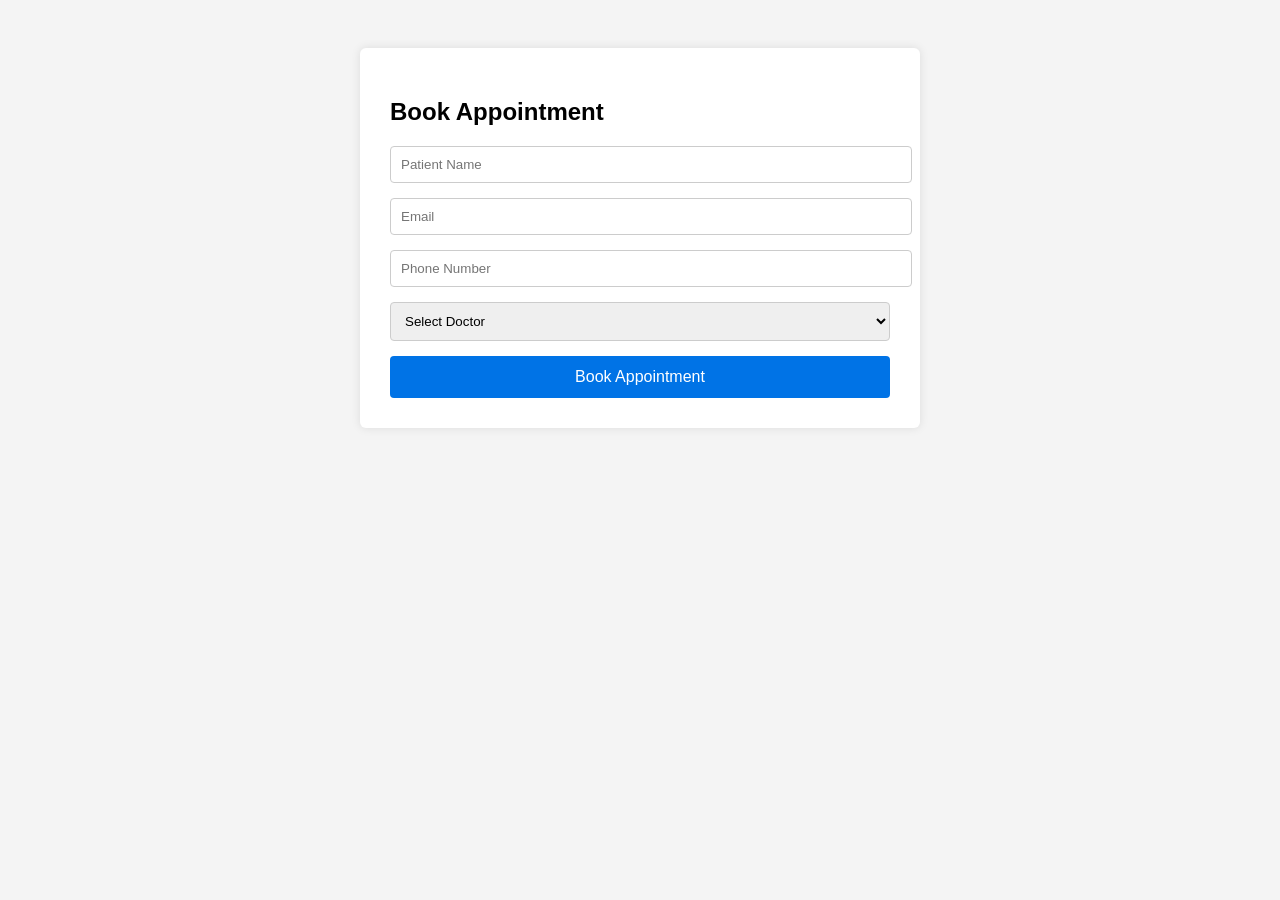
<file: gtm/index.html>
<!DOCTYPE html>
<html lang="en">

<head>
    <meta charset="UTF-8">
    <meta name="viewport" content="width=device-width, initial-scale=1.0">
    <title>Book Appointment</title>

    <style>
        body {
            font-family: Arial;
            background: #f4f4f4;
            padding: 40px;
        }

        .container {
            max-width: 500px;
            margin: auto;
            background: #fff;
            padding: 30px;
            border-radius: 6px;
            box-shadow: 0 0 10px rgba(0, 0, 0, 0.1);
        }

        input,
        select {
            width: 100%;
            padding: 10px;
            margin-bottom: 15px;
            border: 1px solid #ccc;
            border-radius: 4px;
        }

        button {
            width: 100%;
            padding: 12px;
            background: #0073e6;
            border: none;
            color: #fff;
            font-size: 16px;
            border-radius: 4px;
            cursor: pointer;
        }
    </style>

</head>

<body>

    <div class="container">

        <h2>Book Appointment</h2>

        <form action="confirmation.html" method="GET">

            <input type="text" name="name" placeholder="Patient Name" required>

            <input type="email" name="email" placeholder="Email" required>

            <input type="tel" name="phone" placeholder="Phone Number" required>

            <select name="doctor" required>
                <option value="">Select Doctor</option>
                <option value="Dr Yogesh">Dr Yogesh</option>
                <option value="Dr Kushal">Dr Kushal</option>
                <option value="Dr Karan">Dr Karan</option>
            </select>

            <button type="submit">Book Appointment</button>

        </form>

    </div>

    <script>
        (function () {
            const params = new URLSearchParams(window.location.search);

            if (params.get('utm_source')) {
                sessionStorage.setItem('utm_source', params.get('utm_source'));
            }
            if (params.get('utm_medium')) {
                sessionStorage.setItem('utm_medium', params.get('utm_medium'));
            }
            if (params.get('utm_campaign')) {
                sessionStorage.setItem('utm_campaign', params.get('utm_campaign'));
            }

            if (!sessionStorage.getItem('original_referrer')) {
                sessionStorage.setItem('original_referrer', document.referrer || '');
            }

            sessionStorage.removeItem('lead_event_fired');
        })();
    </script>

</body>

</html>
</file>
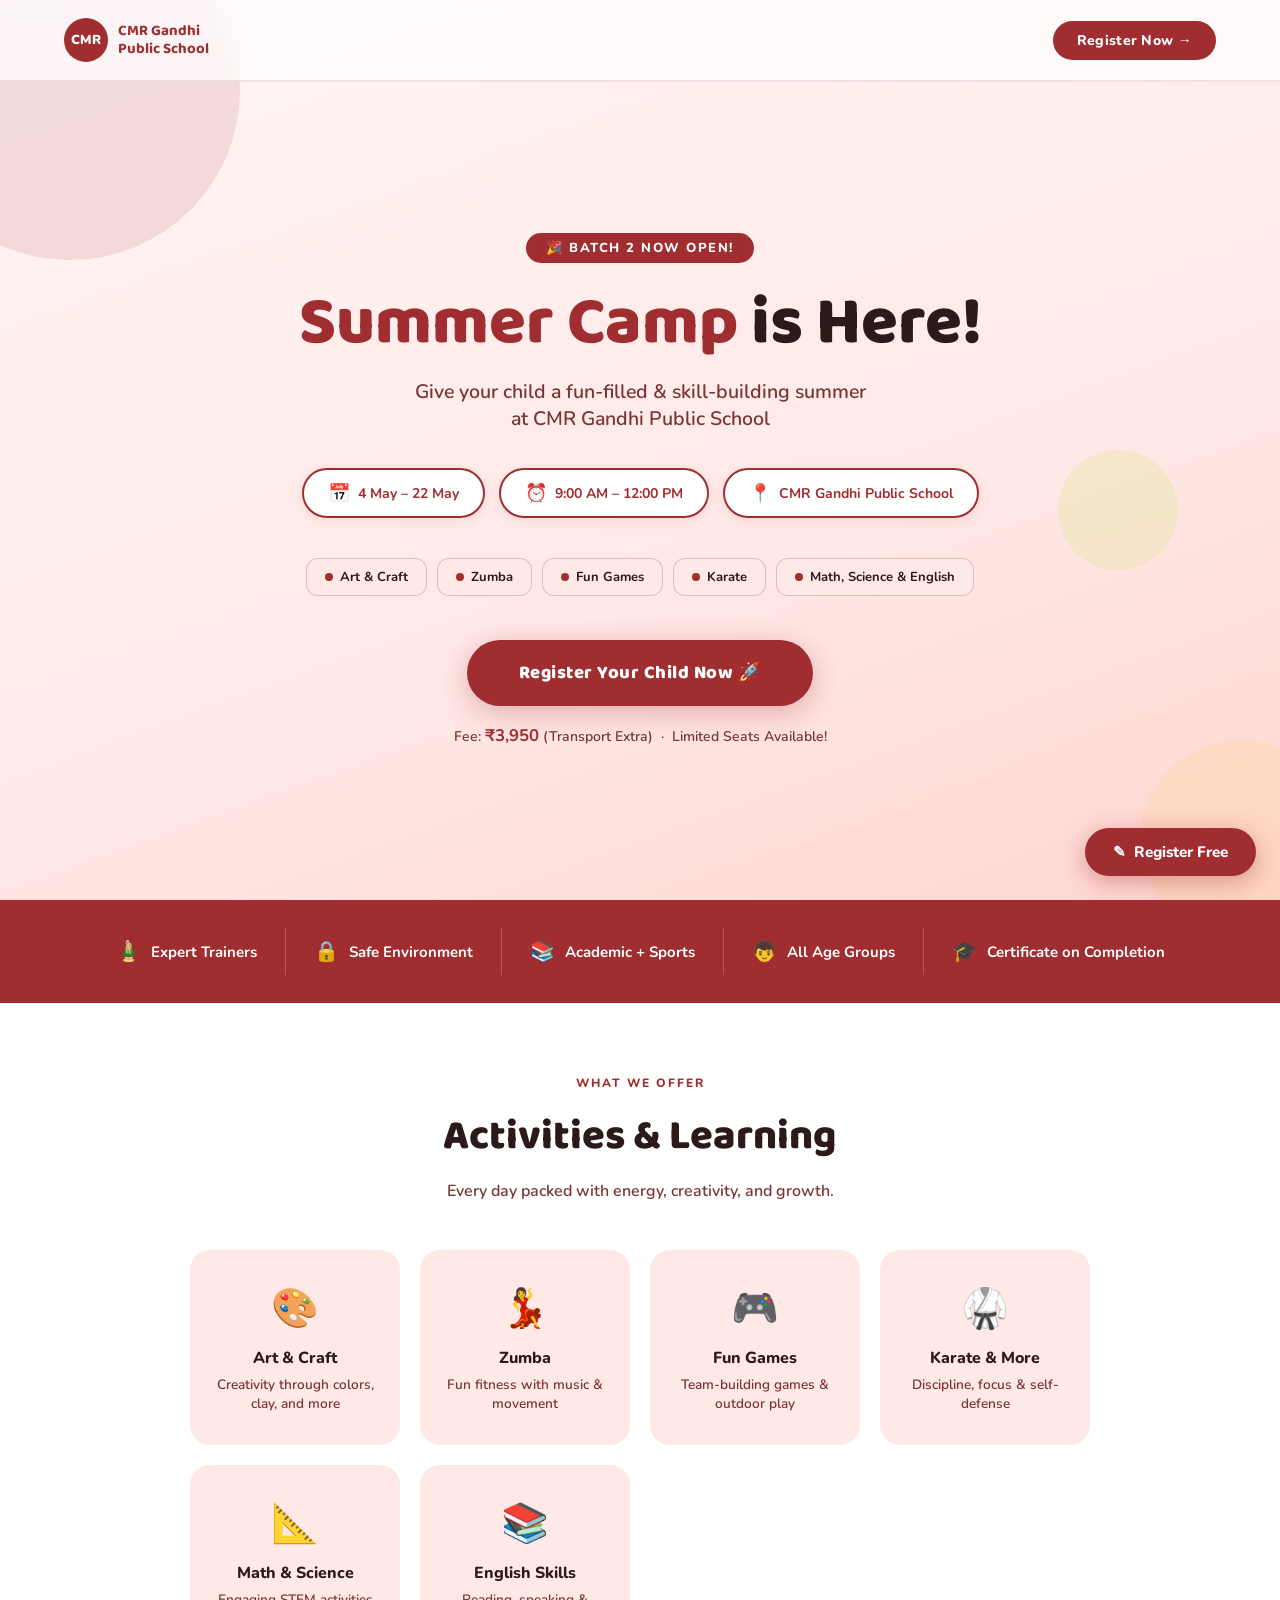
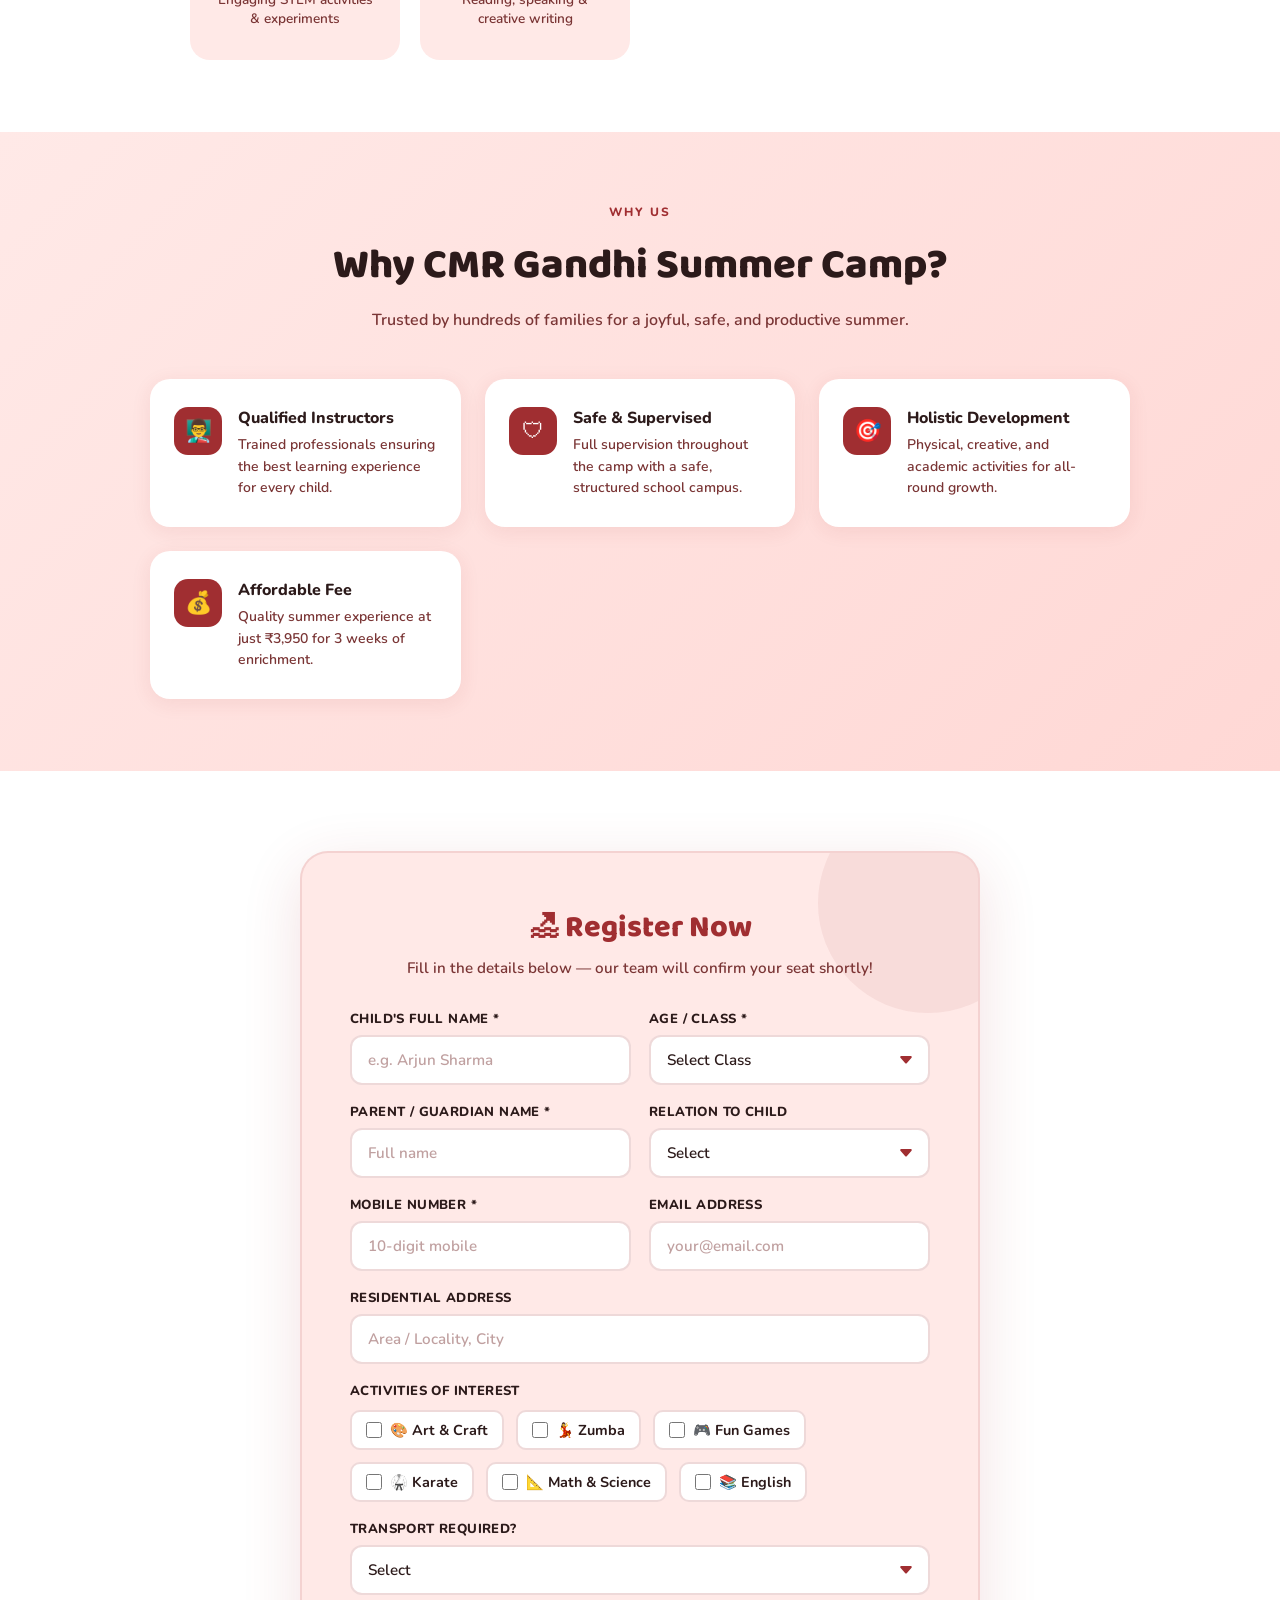
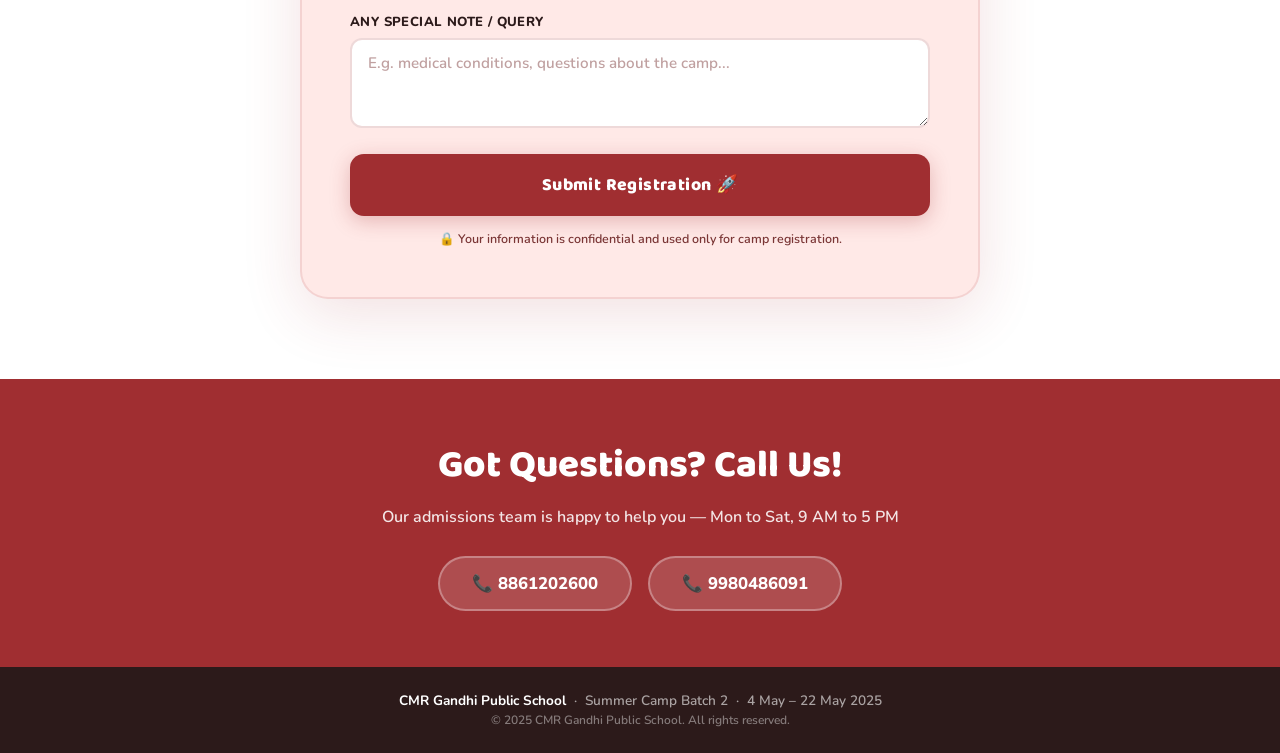
<file: cmr-summer-camp.html>
<!DOCTYPE html>
<html lang="en">
<head>
  <meta charset="UTF-8" />
  <meta name="viewport" content="width=device-width, initial-scale=1.0"/>
  <title>Summer Camp – Batch 2 | CMR Gandhi Public School</title>
  <link href="https://fonts.googleapis.com/css2?family=Nunito:wght@400;600;700;800;900&family=Baloo+2:wght@400;600;700;800&display=swap" rel="stylesheet"/>
  <style>
    *, *::before, *::after { box-sizing: border-box; margin: 0; padding: 0; }

    :root {
      --blush:   #FFE9E7;
      --crimson: #A02E31;
      --gold:    #F5C842;
      --lime:    #C8E05A;
      --dark:    #2C1A1A;
      --mid:     #7A3535;
      --white:   #FFFFFF;
      --shadow:  0 8px 32px rgba(160,46,49,.18);
    }

    html { scroll-behavior: smooth; }

    body {
      font-family: 'Nunito', sans-serif;
      background: var(--blush);
      color: var(--dark);
      overflow-x: hidden;
    }

    /* ── HERO ── */
    .hero {
      position: relative;
      min-height: 100vh;
      display: flex;
      flex-direction: column;
      align-items: center;
      justify-content: center;
      overflow: hidden;
      background: linear-gradient(160deg, #fff5f4 0%, var(--blush) 60%, #ffd6d0 100%);
    }

    .hero-bg-shapes span {
      position: absolute;
      border-radius: 50%;
      opacity: .12;
      background: var(--crimson);
      animation: float 8s ease-in-out infinite alternate;
    }
    .hero-bg-shapes span:nth-child(1){ width:340px;height:340px;top:-80px;left:-100px;animation-delay:0s;}
    .hero-bg-shapes span:nth-child(2){ width:200px;height:200px;bottom:-40px;right:-60px;animation-delay:2s;background:var(--gold);}
    .hero-bg-shapes span:nth-child(3){ width:120px;height:120px;top:50%;right:8%;animation-delay:4s;background:var(--lime);opacity:.18;}

    @keyframes float{
      from{transform:translateY(0) scale(1);}
      to{transform:translateY(-28px) scale(1.07);}
    }

    .topbar {
      position: absolute; top:0; left:0; right:0;
      display:flex; justify-content:space-between; align-items:center;
      padding: 18px 5%;
      background: rgba(255,255,255,.7);
      backdrop-filter: blur(10px);
      border-bottom: 2px solid rgba(160,46,49,.12);
      z-index:10;
    }
    .topbar-logo {
      display:flex; align-items:center; gap:10px;
    }
    .topbar-logo .badge {
      width:44px; height:44px; border-radius:50%;
      background: var(--crimson);
      display:flex;align-items:center;justify-content:center;
      color:#fff; font-weight:900; font-size:13px; letter-spacing:.5px;
    }
    .topbar-logo span {
      font-family:'Baloo 2',cursive; font-size:15px; font-weight:700;
      color:var(--crimson); line-height:1.2;
    }
    .topbar-cta {
      background:var(--crimson); color:#fff;
      border:none; border-radius:50px;
      padding:10px 24px; font-weight:800; font-size:14px;
      cursor:pointer; letter-spacing:.3px;
      transition: background .2s, transform .15s;
      text-decoration:none;
    }
    .topbar-cta:hover{ background:#7d2124; transform:scale(1.04);}

    .hero-content {
      text-align:center; padding: 140px 5% 60px;
      max-width:820px; position:relative; z-index:2;
      animation: fadeUp .9s ease both;
    }
    @keyframes fadeUp{
      from{opacity:0;transform:translateY(36px);}
      to{opacity:1;transform:translateY(0);}
    }

    .badge-pill {
      display:inline-block;
      background:var(--crimson); color:#fff;
      border-radius:50px; padding:6px 20px;
      font-size:13px; font-weight:800; letter-spacing:1.5px;
      text-transform:uppercase; margin-bottom:22px;
      animation: fadeUp .7s .1s ease both;
    }

    .hero h1 {
      font-family:'Baloo 2',cursive;
      font-size: clamp(2.4rem, 6vw, 4.2rem);
      font-weight:800; line-height:1.15;
      color:var(--crimson);
      margin-bottom:16px;
      animation: fadeUp .7s .2s ease both;
    }
    .hero h1 span { color: var(--dark); }

    .hero-sub {
      font-size:clamp(1rem,2.5vw,1.22rem);
      color:var(--mid); font-weight:600; margin-bottom:36px;
      animation: fadeUp .7s .3s ease both;
    }

    .info-pills {
      display:flex; flex-wrap:wrap; gap:14px; justify-content:center;
      margin-bottom:40px;
      animation: fadeUp .7s .4s ease both;
    }
    .info-pill {
      background:#fff; border:2px solid var(--crimson);
      border-radius:50px; padding:11px 24px;
      display:flex; align-items:center; gap:8px;
      font-weight:700; font-size:14px; color:var(--dark);
      box-shadow: 0 3px 12px rgba(160,46,49,.10);
    }
    .info-pill .icon { font-size:18px; }
    .info-pill strong { color:var(--crimson); }

    .activity-tags {
      display:flex; flex-wrap:wrap; gap:10px; justify-content:center;
      margin-bottom:44px;
      animation: fadeUp .7s .5s ease both;
    }
    .activity-tag {
      background:var(--blush); border:1.5px solid rgba(160,46,49,.25);
      border-radius:12px; padding:9px 18px;
      font-size:13px; font-weight:700; color:var(--dark);
      display:flex; align-items:center; gap:7px;
    }
    .activity-tag .dot {
      width:8px;height:8px;border-radius:50%;
      background:var(--crimson); display:inline-block;
    }

    .hero-cta {
      display:inline-block;
      background:var(--crimson); color:#fff;
      border-radius:50px; padding:18px 52px;
      font-family:'Baloo 2',cursive; font-size:1.15rem; font-weight:800;
      text-decoration:none; letter-spacing:.5px;
      box-shadow: 0 6px 28px rgba(160,46,49,.32);
      transition: transform .18s, box-shadow .18s, background .18s;
      animation: fadeUp .7s .6s ease both;
    }
    .hero-cta:hover {
      transform:translateY(-3px) scale(1.03);
      box-shadow: 0 12px 36px rgba(160,46,49,.38);
      background:#7d2124;
    }

    .fee-note {
      margin-top:18px; font-size:14px; color:var(--mid);
      font-weight:600;
      animation: fadeUp .7s .7s ease both;
    }
    .fee-note strong { color:var(--crimson); font-size:1.05rem; }

    /* FEATURES STRIP */
    .features {
      background:var(--crimson);
      color:#fff;
      padding: 28px 5%;
      display:flex; flex-wrap:wrap; gap:0;
      justify-content:center;
    }
    .feature-item {
      display:flex; align-items:center; gap:10px;
      padding:10px 28px;
      font-weight:700; font-size:15px;
      border-right:1.5px solid rgba(255,255,255,.2);
    }
    .feature-item:last-child{ border-right:none; }
    .feature-item .fi { font-size:20px; }

    section { padding: 72px 5%; }
    .section-label {
      text-align:center; margin-bottom:12px;
      font-size:12px; font-weight:800; letter-spacing:2px;
      text-transform:uppercase; color:var(--crimson);
    }
    .section-title {
      text-align:center;
      font-family:'Baloo 2',cursive;
      font-size: clamp(1.7rem,4vw,2.6rem);
      font-weight:800; color:var(--dark); margin-bottom:10px;
    }
    .section-sub {
      text-align:center; color:var(--mid);
      font-size:1rem; font-weight:600;
      max-width:540px; margin:0 auto 48px;
    }

    /* ACTIVITIES */
    .activities { background:#fff; }
    .activities-grid {
      display:grid;
      grid-template-columns: repeat(auto-fit, minmax(180px, 1fr));
      gap:20px; max-width:900px; margin:0 auto;
    }
    .act-card {
      background:var(--blush);
      border-radius:20px; padding:30px 20px;
      text-align:center;
      border:2px solid transparent;
      transition: border-color .2s, transform .2s, box-shadow .2s;
    }
    .act-card:hover {
      border-color:var(--crimson);
      transform:translateY(-5px);
      box-shadow: var(--shadow);
    }
    .act-card .act-icon { font-size:2.4rem; margin-bottom:12px; }
    .act-card h3 { font-size:1rem; font-weight:800; color:var(--dark); }
    .act-card p { font-size:.85rem; color:var(--mid); margin-top:6px; font-weight:600; }

    /* WHY CHOOSE */
    .why { background:linear-gradient(135deg, var(--blush) 0%, #ffd8d5 100%); }
    .why-grid {
      display:grid;
      grid-template-columns: repeat(auto-fit, minmax(240px, 1fr));
      gap:24px; max-width:980px; margin:0 auto;
    }
    .why-card {
      background:#fff; border-radius:20px; padding:28px 24px;
      box-shadow: 0 4px 20px rgba(160,46,49,.09);
      display:flex; gap:16px; align-items:flex-start;
      transition: transform .2s;
    }
    .why-card:hover{ transform:translateY(-4px); }
    .why-icon {
      min-width:48px; height:48px; border-radius:14px;
      background:var(--crimson); color:#fff;
      display:flex; align-items:center; justify-content:center;
      font-size:22px;
    }
    .why-card h4 { font-size:1rem; font-weight:800; margin-bottom:5px; }
    .why-card p { font-size:.875rem; color:var(--mid); font-weight:600; line-height:1.55; }

    /* REGISTRATION FORM */
    .register { background:#fff; padding: 80px 5%; }
    .form-wrap {
      max-width: 680px;
      margin: 0 auto;
      background: var(--blush);
      border-radius: 28px;
      padding: 50px 48px;
      box-shadow: 0 16px 60px rgba(160,46,49,.14);
      border: 2px solid rgba(160,46,49,.12);
      position: relative;
      overflow: hidden;
    }
    .form-wrap::before {
      content:'';
      position:absolute; top:-60px; right:-60px;
      width:220px; height:220px; border-radius:50%;
      background:var(--crimson); opacity:.07;
      pointer-events:none;
    }

    .form-title {
      font-family:'Baloo 2',cursive;
      font-size:1.9rem; font-weight:800;
      color:var(--crimson); margin-bottom:6px;
      text-align:center;
    }
    .form-desc {
      text-align:center; color:var(--mid);
      font-size:.95rem; font-weight:600;
      margin-bottom:32px;
    }

    .form-row {
      display:grid; gap:18px;
      grid-template-columns: 1fr 1fr;
      margin-bottom:18px;
    }
    .form-row.full { grid-template-columns:1fr; }

    .field { display:flex; flex-direction:column; gap:7px; }
    .field label {
      font-size:.82rem; font-weight:800;
      color:var(--dark); letter-spacing:.4px;
      text-transform:uppercase;
    }
    .field input, .field select, .field textarea {
      background:#fff;
      border: 2px solid rgba(160,46,49,.18);
      border-radius:12px;
      padding:13px 16px;
      font-family:'Nunito',sans-serif;
      font-size:.95rem; font-weight:600;
      color:var(--dark);
      outline:none;
      transition: border-color .2s, box-shadow .2s;
    }
    .field input:focus, .field select:focus, .field textarea:focus {
      border-color:var(--crimson);
      box-shadow: 0 0 0 3px rgba(160,46,49,.13);
    }
    .field input::placeholder, .field textarea::placeholder {
      color:#c0a0a0; font-weight:600;
    }
    .field select {
      appearance:none;
      background-image:url("data:image/svg+xml,%3Csvg xmlns='http://www.w3.org/2000/svg' width='16' height='16' fill='%23A02E31' viewBox='0 0 16 16'%3E%3Cpath d='M7.247 11.14 2.451 5.658C1.885 5.013 2.345 4 3.204 4h9.592a1 1 0 0 1 .753 1.659l-4.796 5.48a1 1 0 0 1-1.506 0z'/%3E%3C/svg%3E");
      background-repeat:no-repeat; background-position:right 14px center; padding-right:40px;
    }
    .field textarea { resize:vertical; min-height:90px; }

    .checkbox-group {
      display:flex; flex-wrap:wrap; gap:12px;
      margin-bottom:18px;
    }
    .check-label {
      display:flex; align-items:center; gap:8px;
      cursor:pointer; font-size:.9rem; font-weight:700;
      background:#fff; border:2px solid rgba(160,46,49,.18);
      border-radius:10px; padding:8px 14px;
      transition:border-color .2s;
    }
    .check-label:has(input:checked) { border-color:var(--crimson); background:#fff5f4; }
    .check-label input[type=checkbox] {
      accent-color:var(--crimson);
      width:16px; height:16px; cursor:pointer;
    }
    .checkbox-title {
      font-size:.82rem; font-weight:800;
      color:var(--dark); letter-spacing:.4px;
      text-transform:uppercase; margin-bottom:10px;
    }

    .submit-btn {
      width:100%; background:var(--crimson);
      color:#fff; border:none; border-radius:14px;
      padding:17px; font-family:'Baloo 2',cursive;
      font-size:1.1rem; font-weight:800;
      cursor:pointer; letter-spacing:.4px;
      transition: background .2s, transform .15s, box-shadow .2s;
      box-shadow: 0 5px 20px rgba(160,46,49,.28);
      margin-top:8px;
    }
    .submit-btn:hover {
      background:#7d2124;
      transform:translateY(-2px);
      box-shadow: 0 10px 28px rgba(160,46,49,.34);
    }
    .submit-btn:active { transform:scale(.98); }

    .privacy-note {
      text-align:center; font-size:.78rem;
      color:var(--mid); margin-top:14px;
      font-weight:600;
    }

    .error-msg {
      color: #c0392b; font-size:.82rem; font-weight:700;
      margin-top:4px; display:none;
    }
    .field.has-error input,
    .field.has-error select {
      border-color:#c0392b;
    }
    .field.has-error .error-msg { display:block; }

    .success-box {
      display:none; text-align:center;
      padding:40px 20px;
      animation: fadeUp .6s ease both;
    }
    .success-box .tick { font-size:4rem; margin-bottom:16px; }
    .success-box h3 {
      font-family:'Baloo 2',cursive; font-size:1.8rem;
      color:var(--crimson); margin-bottom:10px;
    }
    .success-box p { color:var(--mid); font-weight:600; line-height:1.7; }

    /* CONTACT */
    .contact {
      background:var(--crimson); color:#fff;
      text-align:center; padding:56px 5%;
    }
    .contact h2 {
      font-family:'Baloo 2',cursive;
      font-size:clamp(1.6rem,4vw,2.4rem);
      font-weight:800; margin-bottom:10px;
    }
    .contact p { opacity:.88; font-size:1rem; font-weight:600; margin-bottom:28px; }
    .contact-nums {
      display:flex; flex-wrap:wrap; gap:16px; justify-content:center;
    }
    .contact-num {
      background:rgba(255,255,255,.15);
      border:2px solid rgba(255,255,255,.3);
      border-radius:50px; padding:14px 32px;
      font-size:1.05rem; font-weight:800;
      color:#fff; text-decoration:none;
      transition:background .2s;
    }
    .contact-num:hover{ background:rgba(255,255,255,.28); }

    footer {
      background:var(--dark); color:rgba(255,255,255,.6);
      text-align:center; padding:24px 5%;
      font-size:.85rem; font-weight:600;
    }
    footer strong { color:#fff; }

    .float-cta {
      position:fixed; bottom:24px; right:24px; z-index:100;
      background:var(--crimson); color:#fff;
      border-radius:50px; padding:14px 28px;
      font-weight:800; font-size:.95rem;
      text-decoration:none;
      box-shadow: 0 6px 24px rgba(160,46,49,.4);
      display:flex; align-items:center; gap:8px;
      animation: popIn .5s 1.2s cubic-bezier(.34,1.56,.64,1) both;
      transition: transform .18s, box-shadow .18s, opacity .3s;
    }
    .float-cta:hover{
      transform:translateY(-3px);
      box-shadow: 0 12px 32px rgba(160,46,49,.46);
    }
    @keyframes popIn{
      from{opacity:0;transform:scale(.7) translateY(20px);}
      to{opacity:1;transform:scale(1) translateY(0);}
    }

    /* RESPONSIVE */
    @media(max-width:680px){
      .form-wrap{ padding:34px 22px; }
      .form-row{ grid-template-columns:1fr; }
      .topbar-logo span{ display:none; }
      .feature-item{ border-right:none; border-bottom:1px solid rgba(255,255,255,.15); width:100%; justify-content:center;}
      .float-cta .label{ display:none; }
    }
    @media(max-width:480px){
      .info-pill{ padding:9px 16px; font-size:13px; }
      .activity-tag{ font-size:12px; }
    }

    /* scroll reveal */
    .reveal { opacity:0; transform:translateY(30px); transition: opacity .6s, transform .6s; }
    .reveal.visible { opacity:1; transform:none; }
  </style>
</head>
<body>

<nav class="topbar">
  <div class="topbar-logo">
    <div class="badge">CMR</div>
    <span>CMR Gandhi<br>Public School</span>
  </div>
  <a href="#register" class="topbar-cta">Register Now &rarr;</a>
</nav>

<section class="hero">
  <div class="hero-bg-shapes">
    <span></span><span></span><span></span>
  </div>
  <div class="hero-content">
    <div class="badge-pill">&#127881; Batch 2 Now Open!</div>
    <h1>Summer Camp <span>is Here!</span></h1>
    <p class="hero-sub">Give your child a fun-filled &amp; skill-building summer<br>at CMR Gandhi Public School</p>

    <div class="info-pills">
      <div class="info-pill">
        <span class="icon">&#128197;</span>
        <div><strong>4 May &ndash; 22 May</strong></div>
      </div>
      <div class="info-pill">
        <span class="icon">&#9200;</span>
        <div><strong>9:00 AM &ndash; 12:00 PM</strong></div>
      </div>
      <div class="info-pill">
        <span class="icon">&#128205;</span>
        <div><strong>CMR Gandhi Public School</strong></div>
      </div>
    </div>

    <div class="activity-tags">
      <div class="activity-tag"><span class="dot"></span>Art &amp; Craft</div>
      <div class="activity-tag"><span class="dot"></span>Zumba</div>
      <div class="activity-tag"><span class="dot"></span>Fun Games</div>
      <div class="activity-tag"><span class="dot"></span>Karate</div>
      <div class="activity-tag"><span class="dot"></span>Math, Science &amp; English</div>
    </div>

    <a href="#register" class="hero-cta">Register Your Child Now &#128640;</a>
    <p class="fee-note">Fee: <strong>&#8377;3,950</strong> (Transport Extra) &nbsp;&middot;&nbsp; Limited Seats Available!</p>
  </div>
</section>

<div class="features">
  <div class="feature-item"><span class="fi">&#127885;</span> Expert Trainers</div>
  <div class="feature-item"><span class="fi">&#128274;</span> Safe Environment</div>
  <div class="feature-item"><span class="fi">&#128218;</span> Academic + Sports</div>
  <div class="feature-item"><span class="fi">&#128102;</span> All Age Groups</div>
  <div class="feature-item"><span class="fi">&#127891;</span> Certificate on Completion</div>
</div>

<section class="activities">
  <p class="section-label reveal">What We Offer</p>
  <h2 class="section-title reveal">Activities &amp; Learning</h2>
  <p class="section-sub reveal">Every day packed with energy, creativity, and growth.</p>
  <div class="activities-grid">
    <div class="act-card reveal">
      <div class="act-icon">&#127912;</div>
      <h3>Art &amp; Craft</h3>
      <p>Creativity through colors, clay, and more</p>
    </div>
    <div class="act-card reveal">
      <div class="act-icon">&#128131;</div>
      <h3>Zumba</h3>
      <p>Fun fitness with music &amp; movement</p>
    </div>
    <div class="act-card reveal">
      <div class="act-icon">&#127918;</div>
      <h3>Fun Games</h3>
      <p>Team-building games &amp; outdoor play</p>
    </div>
    <div class="act-card reveal">
      <div class="act-icon">&#129355;</div>
      <h3>Karate &amp; More</h3>
      <p>Discipline, focus &amp; self-defense</p>
    </div>
    <div class="act-card reveal">
      <div class="act-icon">&#128208;</div>
      <h3>Math &amp; Science</h3>
      <p>Engaging STEM activities &amp; experiments</p>
    </div>
    <div class="act-card reveal">
      <div class="act-icon">&#128218;</div>
      <h3>English Skills</h3>
      <p>Reading, speaking &amp; creative writing</p>
    </div>
  </div>
</section>

<section class="why">
  <p class="section-label reveal">Why Us</p>
  <h2 class="section-title reveal">Why CMR Gandhi Summer Camp?</h2>
  <p class="section-sub reveal">Trusted by hundreds of families for a joyful, safe, and productive summer.</p>
  <div class="why-grid">
    <div class="why-card reveal">
      <div class="why-icon">&#128104;&#8205;&#127979;</div>
      <div>
        <h4>Qualified Instructors</h4>
        <p>Trained professionals ensuring the best learning experience for every child.</p>
      </div>
    </div>
    <div class="why-card reveal">
      <div class="why-icon">&#128737;</div>
      <div>
        <h4>Safe &amp; Supervised</h4>
        <p>Full supervision throughout the camp with a safe, structured school campus.</p>
      </div>
    </div>
    <div class="why-card reveal">
      <div class="why-icon">&#127919;</div>
      <div>
        <h4>Holistic Development</h4>
        <p>Physical, creative, and academic activities for all-round growth.</p>
      </div>
    </div>
    <div class="why-card reveal">
      <div class="why-icon">&#128176;</div>
      <div>
        <h4>Affordable Fee</h4>
        <p>Quality summer experience at just &#8377;3,950 for 3 weeks of enrichment.</p>
      </div>
    </div>
  </div>
</section>

<section class="register" id="register">
  <div class="form-wrap">
    <div id="form-area">
      <h2 class="form-title">&#127958; Register Now</h2>
      <p class="form-desc">Fill in the details below &mdash; our team will confirm your seat shortly!</p>

      <div class="form-row">
        <div class="field" id="f-childName">
          <label>Child's Full Name *</label>
          <input type="text" id="childName" placeholder="e.g. Arjun Sharma" />
          <span class="error-msg">Please enter the child's name</span>
        </div>
        <div class="field" id="f-classGrade">
          <label>Age / Class *</label>
          <select id="classGrade">
            <option value="">Select Class</option>
            <option>Nursery / KG</option>
            <option>Class 1 &ndash; 3</option>
            <option>Class 4 &ndash; 6</option>
            <option>Class 7 &ndash; 9</option>
            <option>Class 10+</option>
          </select>
          <span class="error-msg">Please select the class</span>
        </div>
      </div>

      <div class="form-row">
        <div class="field" id="f-parentName">
          <label>Parent / Guardian Name *</label>
          <input type="text" id="parentName" placeholder="Full name" />
          <span class="error-msg">Please enter parent name</span>
        </div>
        <div class="field">
          <label>Relation to Child</label>
          <select id="relation">
            <option value="">Select</option>
            <option>Father</option>
            <option>Mother</option>
            <option>Guardian</option>
          </select>
        </div>
      </div>

      <div class="form-row">
        <div class="field" id="f-mobile">
          <label>Mobile Number *</label>
          <input type="tel" id="mobile" placeholder="10-digit mobile" maxlength="10" />
          <span class="error-msg">Enter a valid 10-digit number</span>
        </div>
        <div class="field">
          <label>Email Address</label>
          <input type="email" id="email" placeholder="your@email.com" />
        </div>
      </div>

      <div class="form-row full">
        <div class="field">
          <label>Residential Address</label>
          <input type="text" id="address" placeholder="Area / Locality, City" />
        </div>
      </div>

      <p class="checkbox-title">Activities of Interest</p>
      <div class="checkbox-group">
        <label class="check-label"><input type="checkbox" value="Art & Craft" /> &#127912; Art &amp; Craft</label>
        <label class="check-label"><input type="checkbox" value="Zumba" /> &#128131; Zumba</label>
        <label class="check-label"><input type="checkbox" value="Fun Games" /> &#127918; Fun Games</label>
        <label class="check-label"><input type="checkbox" value="Karate" /> &#129355; Karate</label>
        <label class="check-label"><input type="checkbox" value="Math & Science" /> &#128208; Math &amp; Science</label>
        <label class="check-label"><input type="checkbox" value="English" /> &#128218; English</label>
      </div>

      <div class="form-row full">
        <div class="field">
          <label>Transport Required?</label>
          <select id="transport">
            <option value="">Select</option>
            <option>Yes &ndash; need transport</option>
            <option>No &ndash; self-drop</option>
          </select>
        </div>
      </div>

      <div class="form-row full">
        <div class="field">
          <label>Any Special Note / Query</label>
          <textarea id="note" placeholder="E.g. medical conditions, questions about the camp..."></textarea>
        </div>
      </div>

      <button class="submit-btn" onclick="handleSubmit()">Submit Registration &#128640;</button>
      <p class="privacy-note">&#128274; Your information is confidential and used only for camp registration.</p>
    </div>

    <div class="success-box" id="success-box">
      <div class="tick">&#127881;</div>
      <h3>You're Registered!</h3>
      <p>Thank you! Our team will call you within 24 hours to confirm your child's seat.<br><br>
        For immediate queries, call <strong>8861202600</strong> or <strong>9980486091</strong>.</p>
    </div>
  </div>
</section>

<section class="contact">
  <h2>Got Questions? Call Us!</h2>
  <p>Our admissions team is happy to help you &mdash; Mon to Sat, 9 AM to 5 PM</p>
  <div class="contact-nums">
    <a href="tel:8861202600" class="contact-num">&#128222; 8861202600</a>
    <a href="tel:9980486091" class="contact-num">&#128222; 9980486091</a>
  </div>
</section>

<footer>
  <strong>CMR Gandhi Public School</strong> &nbsp;&middot;&nbsp; Summer Camp Batch 2 &nbsp;&middot;&nbsp; 4 May &ndash; 22 May 2025<br>
  <span style="font-size:.75rem;opacity:.7;">&copy; 2025 CMR Gandhi Public School. All rights reserved.</span>
</footer>

<a href="#register" class="float-cta">
  <span>&#9998;</span>
  <span class="label">Register Free</span>
</a>

<script>
  // Scroll reveal
  const reveals = document.querySelectorAll('.reveal');
  const observer = new IntersectionObserver(entries => {
    entries.forEach((e, i) => {
      if (e.isIntersecting) {
        setTimeout(() => e.target.classList.add('visible'), i * 80);
        observer.unobserve(e.target);
      }
    });
  }, { threshold: 0.12 });
  reveals.forEach(r => observer.observe(r));

  // Mobile digits only
  document.getElementById('mobile').addEventListener('input', function(){
    this.value = this.value.replace(/\D/g,'');
  });

  function setError(fieldId, show) {
    const el = document.getElementById(fieldId);
    if (!el) return;
    if (show) el.classList.add('has-error');
    else el.classList.remove('has-error');
  }

  function handleSubmit() {
    const childName  = document.getElementById('childName').value.trim();
    const parentName = document.getElementById('parentName').value.trim();
    const grade      = document.getElementById('classGrade').value;
    const mobile     = document.getElementById('mobile').value.trim();

    let valid = true;

    setError('f-childName', !childName);
    if (!childName) valid = false;

    setError('f-parentName', !parentName);
    if (!parentName) valid = false;

    setError('f-classGrade', !grade);
    if (!grade) valid = false;

    const mobileOk = mobile.length === 10 && /^\d+$/.test(mobile);
    setError('f-mobile', !mobileOk);
    if (!mobileOk) valid = false;

    if (!valid) {
      document.querySelector('.has-error input, .has-error select')?.focus();
      return;
    }

    const formArea = document.getElementById('form-area');
    formArea.style.transition = 'opacity .4s';
    formArea.style.opacity = '0';
    setTimeout(() => {
      formArea.style.display = 'none';
      const s = document.getElementById('success-box');
      s.style.display = 'block';
    }, 400);
  }

  // Hide float CTA near form
  const formSection = document.getElementById('register');
  const floatCta = document.querySelector('.float-cta');
  const formObs = new IntersectionObserver(entries => {
    floatCta.style.opacity = entries[0].isIntersecting ? '0' : '1';
    floatCta.style.pointerEvents = entries[0].isIntersecting ? 'none' : 'auto';
  }, { threshold: 0.3 });
  formObs.observe(formSection);
</script>
</body>
</html>
</file>
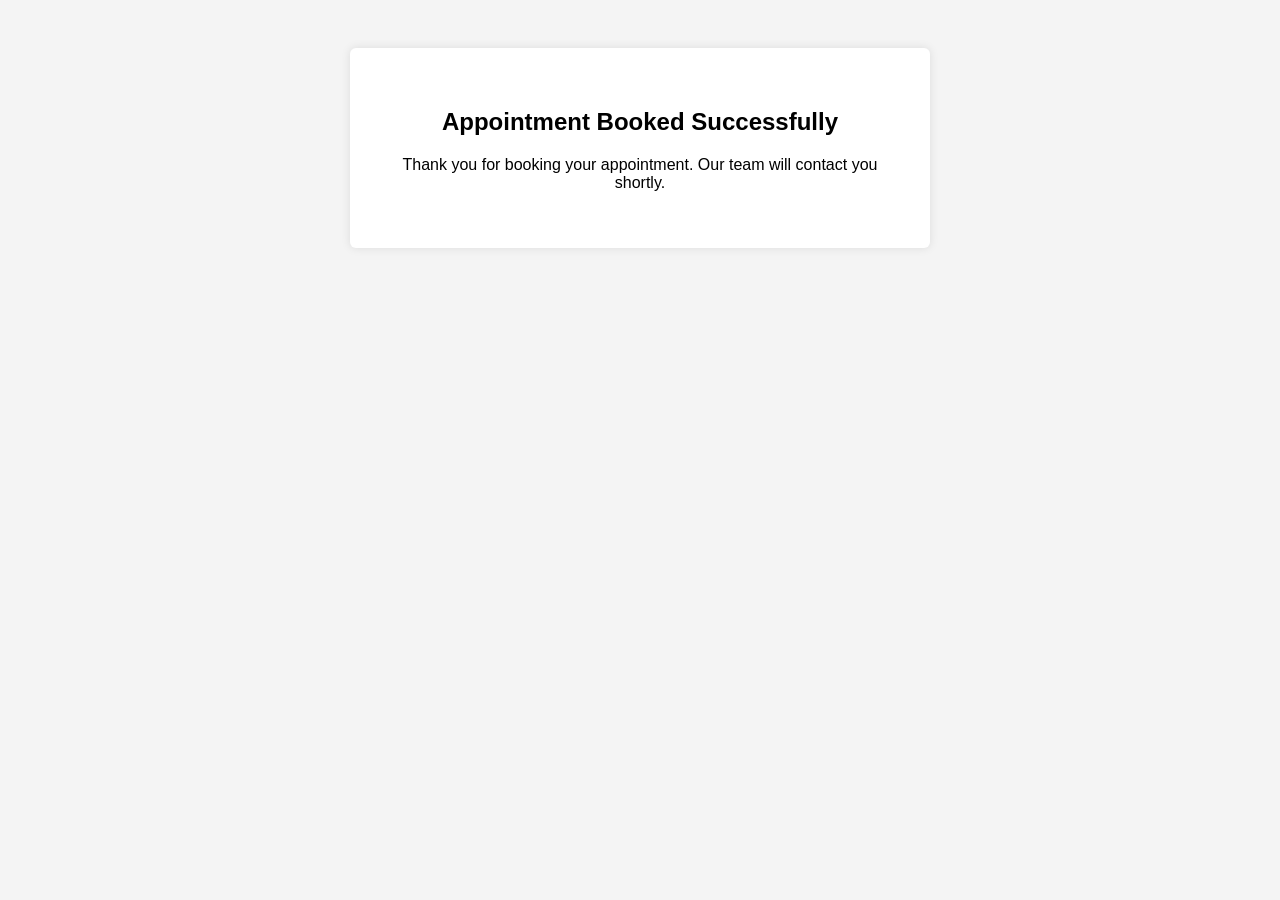
<file: gtm/confirmation.html>
<!DOCTYPE html>
<html lang="en">
<head>
    <meta charset="UTF-8">
    <meta name="viewport" content="width=device-width, initial-scale=1.0">
    <title>Appointment Confirmed</title>

    <script async src="https://www.googletagmanager.com/gtag/js?id=G-KG8JS1BY11"></script>
    <script>
        window.dataLayer = window.dataLayer || [];
        function gtag(){dataLayer.push(arguments);}
        gtag('js', new Date());
        gtag('config', 'G-KG8JS1BY11');

        (function () {
            let params = new URLSearchParams(window.location.search);

            let utm_source = params.get("utm_source") || sessionStorage.getItem("utm_source") || "";
            let utm_medium = params.get("utm_medium") || sessionStorage.getItem("utm_medium") || "";
            let utm_campaign = params.get("utm_campaign") || sessionStorage.getItem("utm_campaign") || "";

            let original_referrer = sessionStorage.getItem("original_referrer") || "";
            let source = "Direct Search";

            if (utm_source) {
                source = utm_source;
            } else if (original_referrer.includes("google.")) {
                source = "Organic Search";
            } else if (original_referrer) {
                source = "Referral";
            }

            if (!sessionStorage.getItem("lead_event_fired")) {
                gtag('event', 'generate_lead', {
                    lead_source: source,
                    utm_source: utm_source,
                    utm_medium: utm_medium,
                    utm_campaign: utm_campaign,
                    form_name: "Appointment Booking",
                    booking_status: "success"
                });

                sessionStorage.setItem("lead_event_fired", "true");
            }
        })();
    </script>

    <style>
        body {
            font-family: Arial;
            background: #f4f4f4;
            padding: 40px;
            text-align: center;
        }

        .box {
            max-width: 500px;
            margin: auto;
            background: #fff;
            padding: 40px;
            border-radius: 6px;
            box-shadow: 0 0 10px rgba(0, 0, 0, 0.1);
        }
    </style>
</head>
<body>
    <div class="box">
        <h2>Appointment Booked Successfully</h2>
        <p>Thank you for booking your appointment. Our team will contact you shortly.</p>
    </div>
</body>
</html>
</file>
<file: cmr-table/style.css>
body{
    margin:0;
    background:#e6e6e6;
    font-family: Arial, Helvetica, sans-serif;
}

.container{
    width:85%;
    margin:30px auto;
}

h1{
    text-align:center;
    font-weight:700;
    letter-spacing:1px;
}

.section-title{
    display:flex;
    align-items:center;
    gap:20px;
    margin:30px 0 20px 10px;
}

.section-title span{
    font-size:20px;
}

.section-title h2{
    font-size:20px;
    text-decoration:underline;
}

table{
    width:100%;
    border-collapse:collapse;
    background:white;
}

th,td{
    border:1px solid black;
    padding:12px 14px;
    font-size:16px;
}

th{
    background:#9fbfcb;
    font-weight:700;
    text-align:center;
}

td:first-child{
    text-align:center;
    width:70px;
}

td:nth-child(2){
    width:45%;
}


body{
font-family: Arial, Helvetica, sans-serif;
background:#f2f2f2;
}

/* Heading */

.heading{
display:flex;
gap:15px;
margin-bottom:10px;
}

.section-letter{
font-weight:bold;
font-size:18px;
}

.section-title{
font-weight:bold;
font-size:18px;
text-decoration:underline;
}

/* Table */

.document-table{
width:100%;
border-collapse:collapse;
background:#fff;
}

.document-table th,
.document-table td{
border:1px solid #000;
padding:12px;
font-size:14px;
vertical-align:middle;
}

.document-table th{
background:#9FBFCB;
text-align:center;
font-weight:bold;
}

.document-table td{
background:#e9e9e9;
}

/* Column sizing */

.sl{
width:80px;
text-align:center;
}

.doc{
width:65%;
}

.upload{
width:250px;
}
</file>
